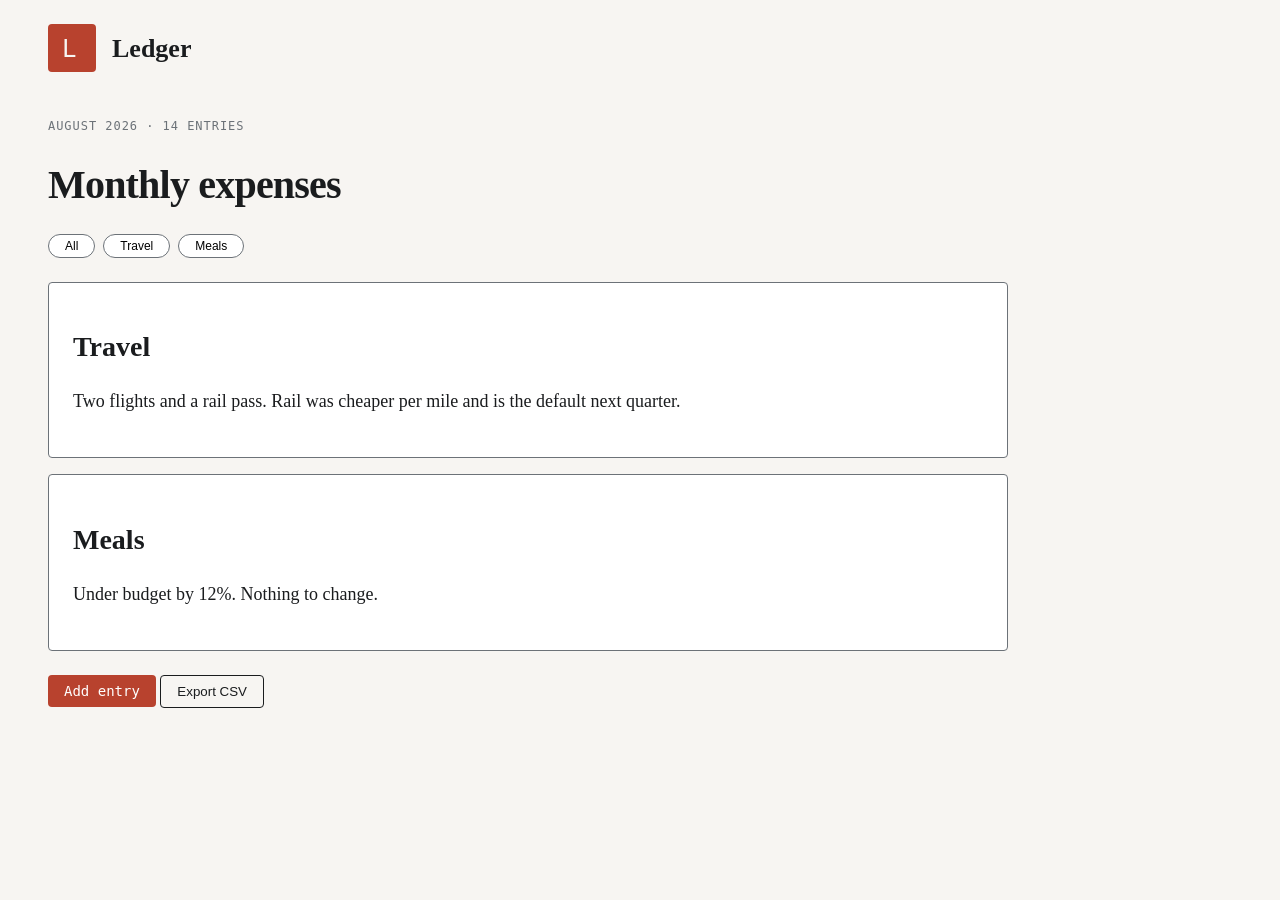
<file: .claude/fixtures/pull-design/fixture-a/index.html>
<!doctype html>
<html lang="en">
<head>
  <meta charset="utf-8">
  <title>Ledger</title>
  <link rel="stylesheet" href="styles.css">
</head>
<body>
  <header style="padding: var(--space-4) var(--space-6);">
    <img src="logo.svg" alt="Ledger" width="240" height="48">
  </header>
  <main style="padding: 0 var(--space-6) var(--space-6); max-width: 960px;">
    <p class="meta">August 2026 · 14 entries</p>
    <h1>Monthly expenses</h1>
    <div style="display: flex; gap: var(--space-2); margin-bottom: var(--space-4);">
      <button class="chip" data-filter="all">All</button>
      <button class="chip" data-filter="travel">Travel</button>
      <button class="chip" data-filter="meals">Meals</button>
    </div>
    <section class="card" style="margin-bottom: var(--space-3);">
      <h2>Travel</h2>
      <p>Two flights and a rail pass. Rail was cheaper per mile and is the default next quarter.</p>
    </section>
    <section class="card" style="margin-bottom: var(--space-4);">
      <h2>Meals</h2>
      <p>Under budget by 12%. Nothing to change.</p>
    </section>
    <button class="btn-primary">Add entry</button>
    <button class="btn-secondary">Export CSV</button>
  </main>
  <script src="src/app.js"></script>
</body>
</html>
</file>
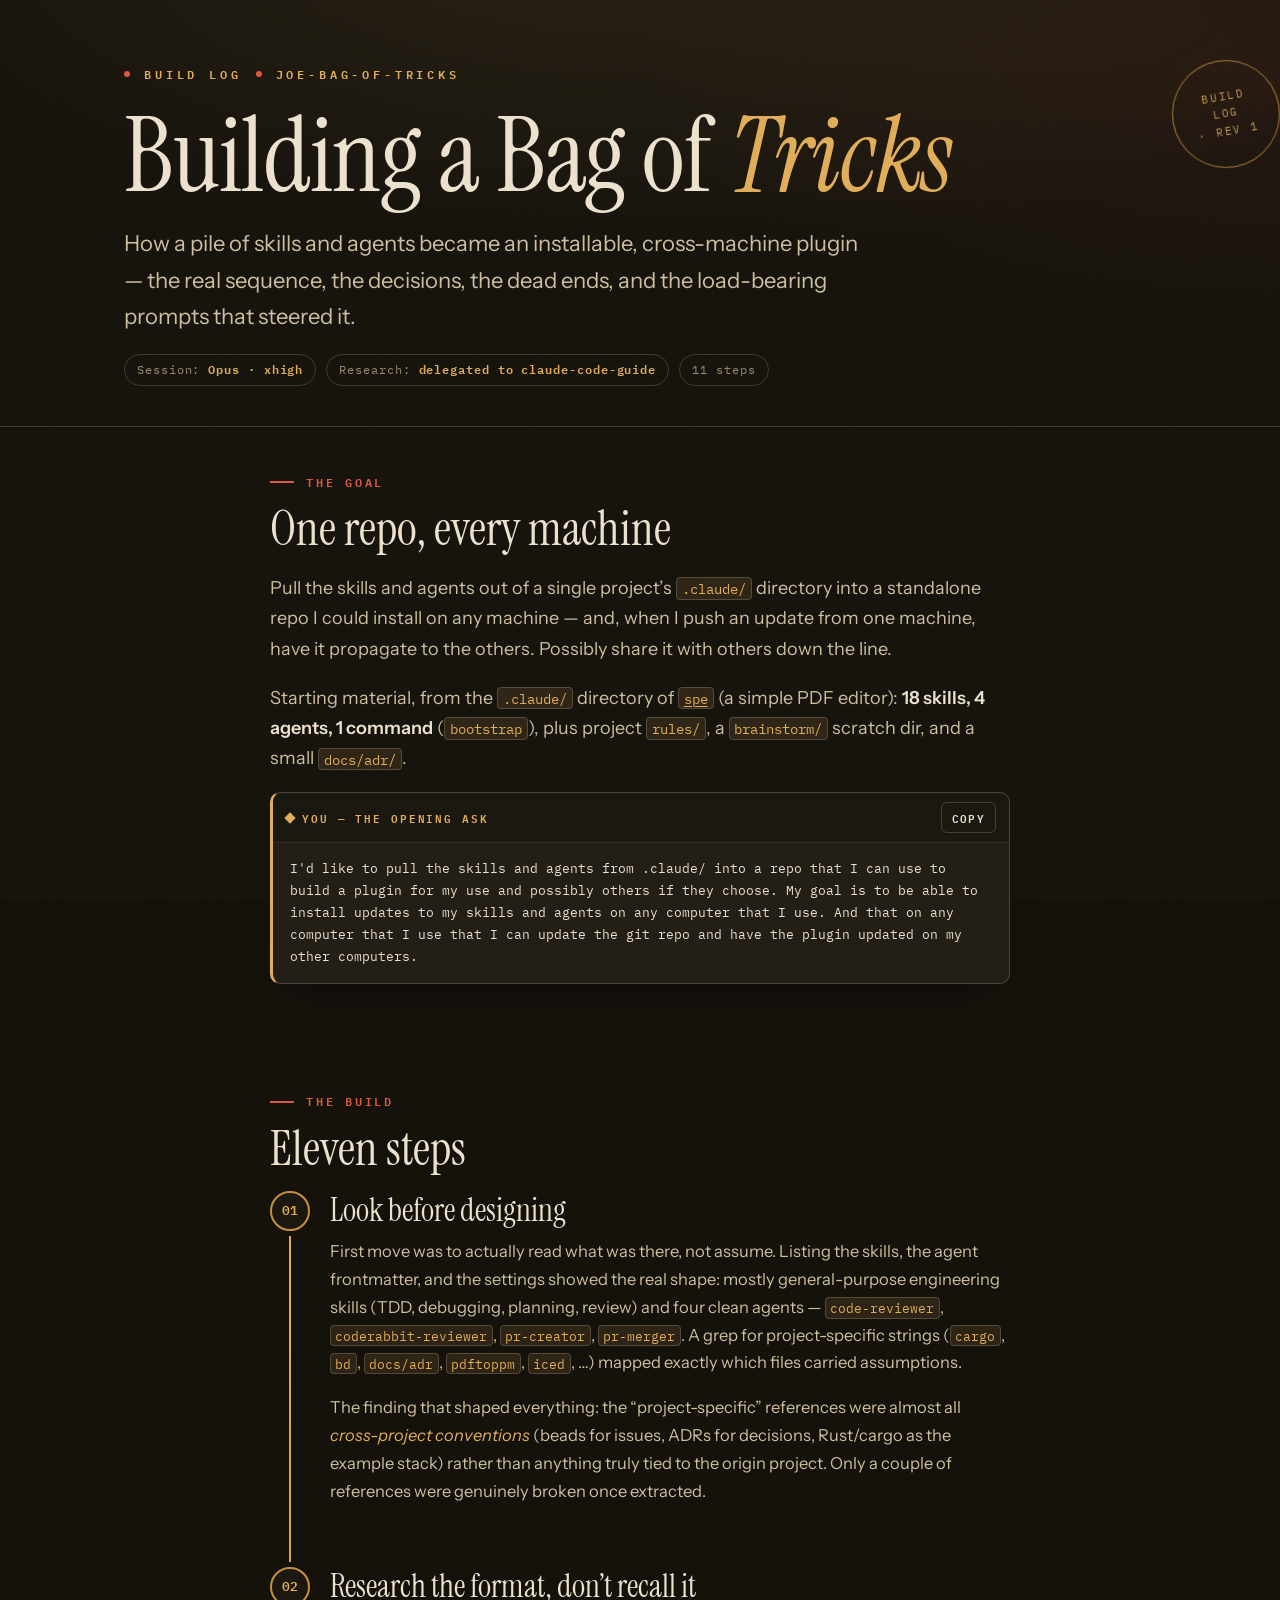
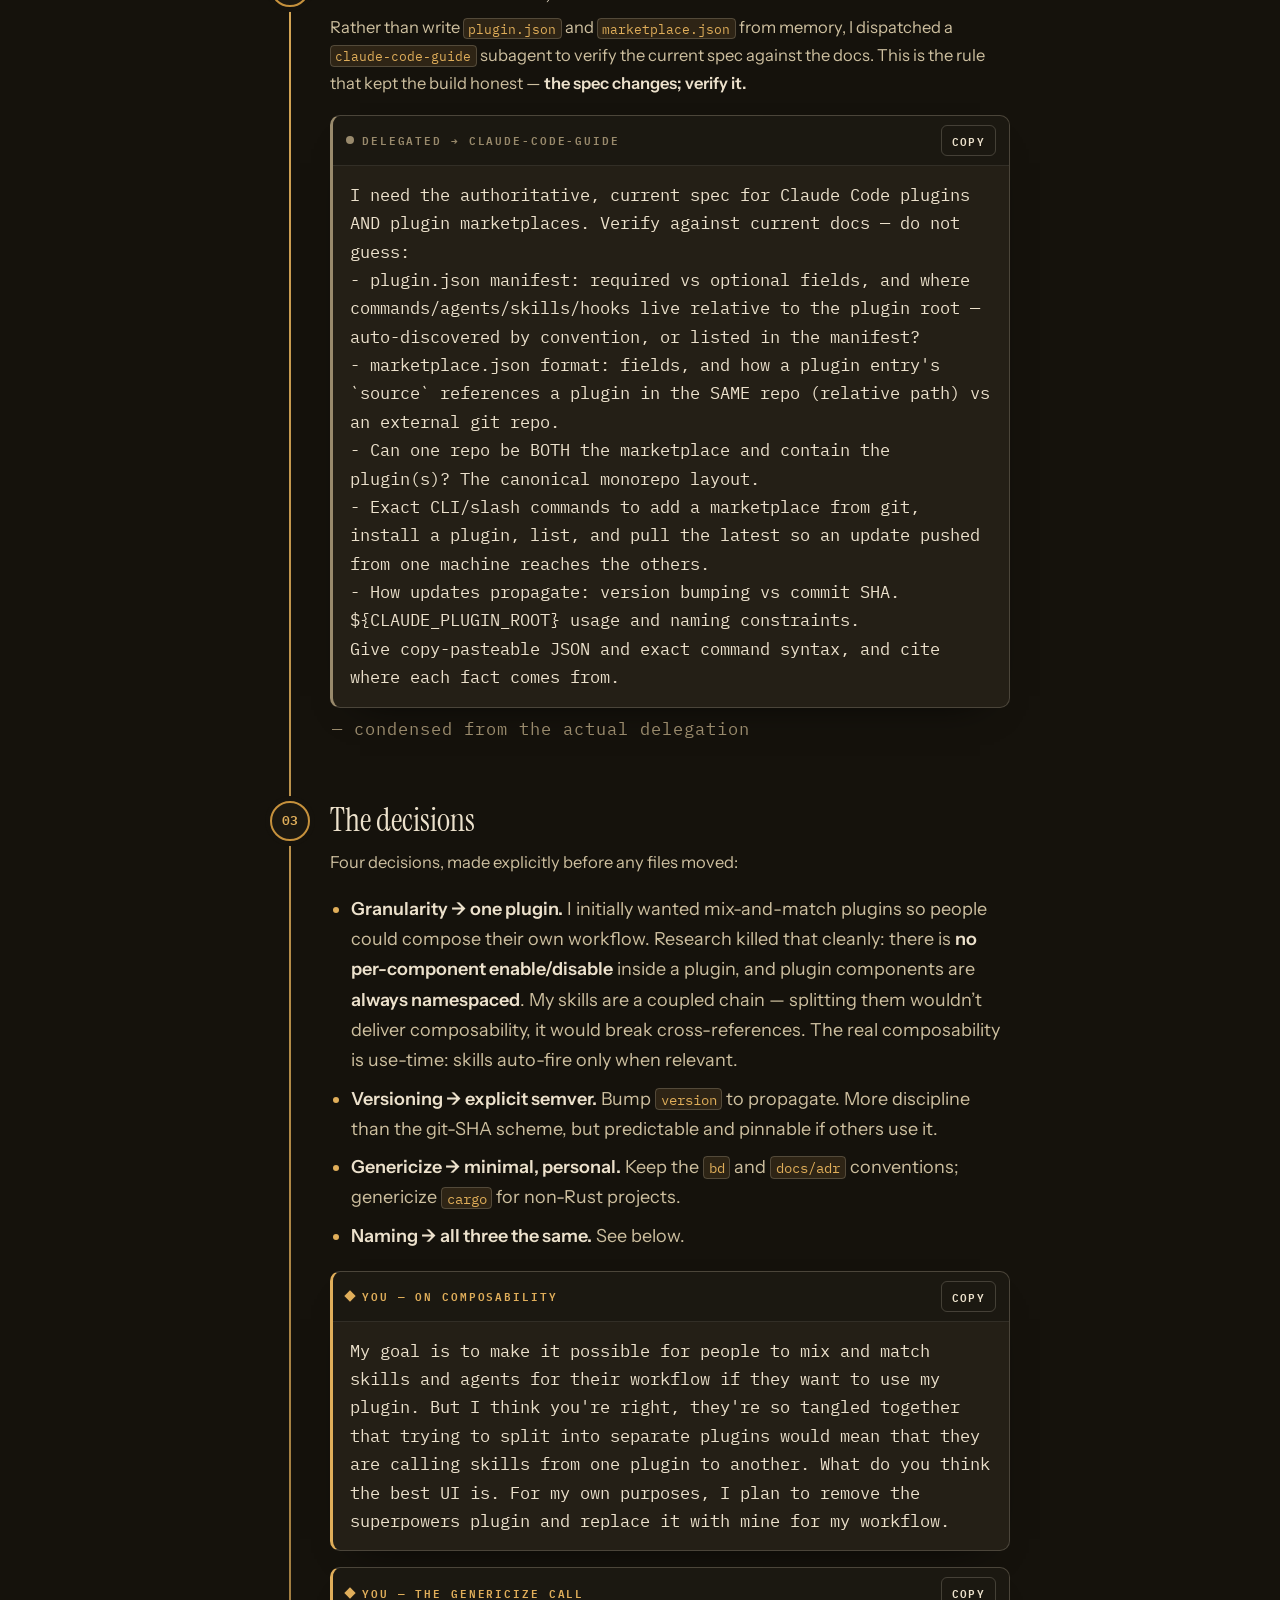
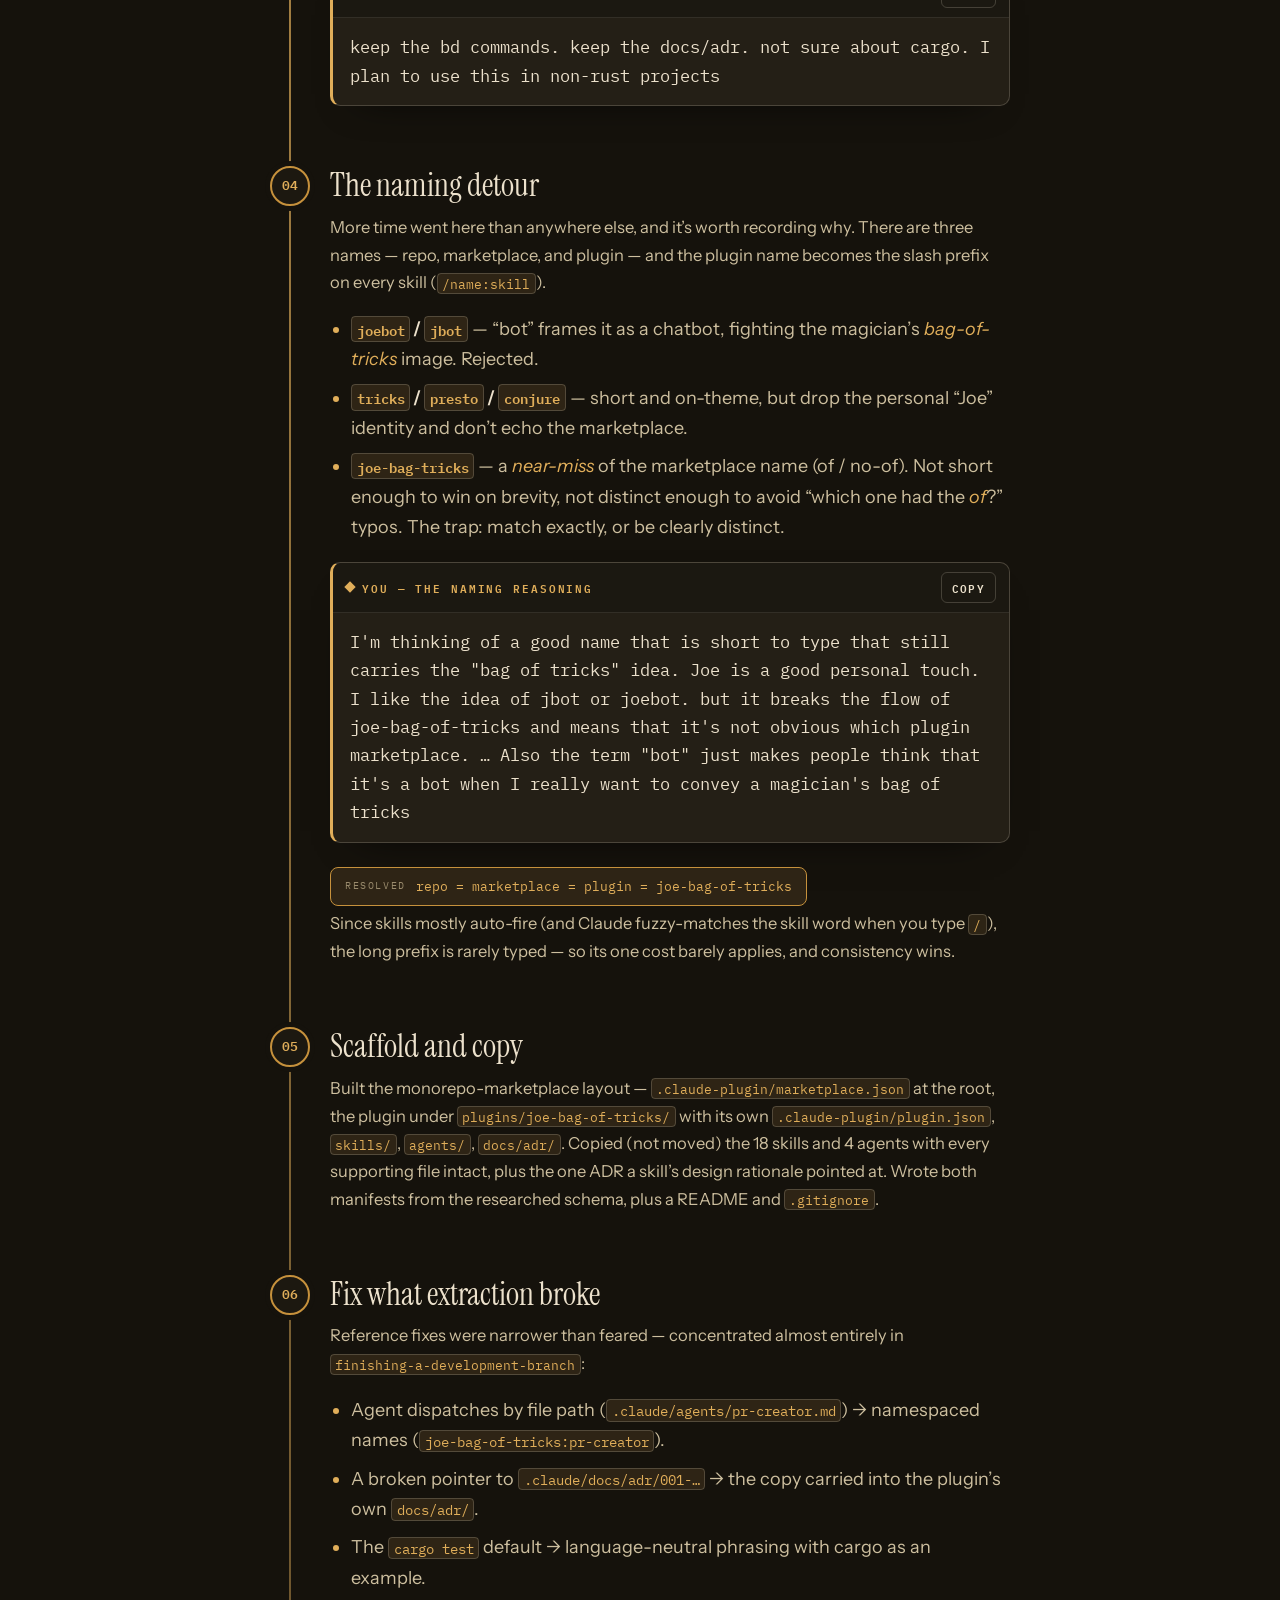
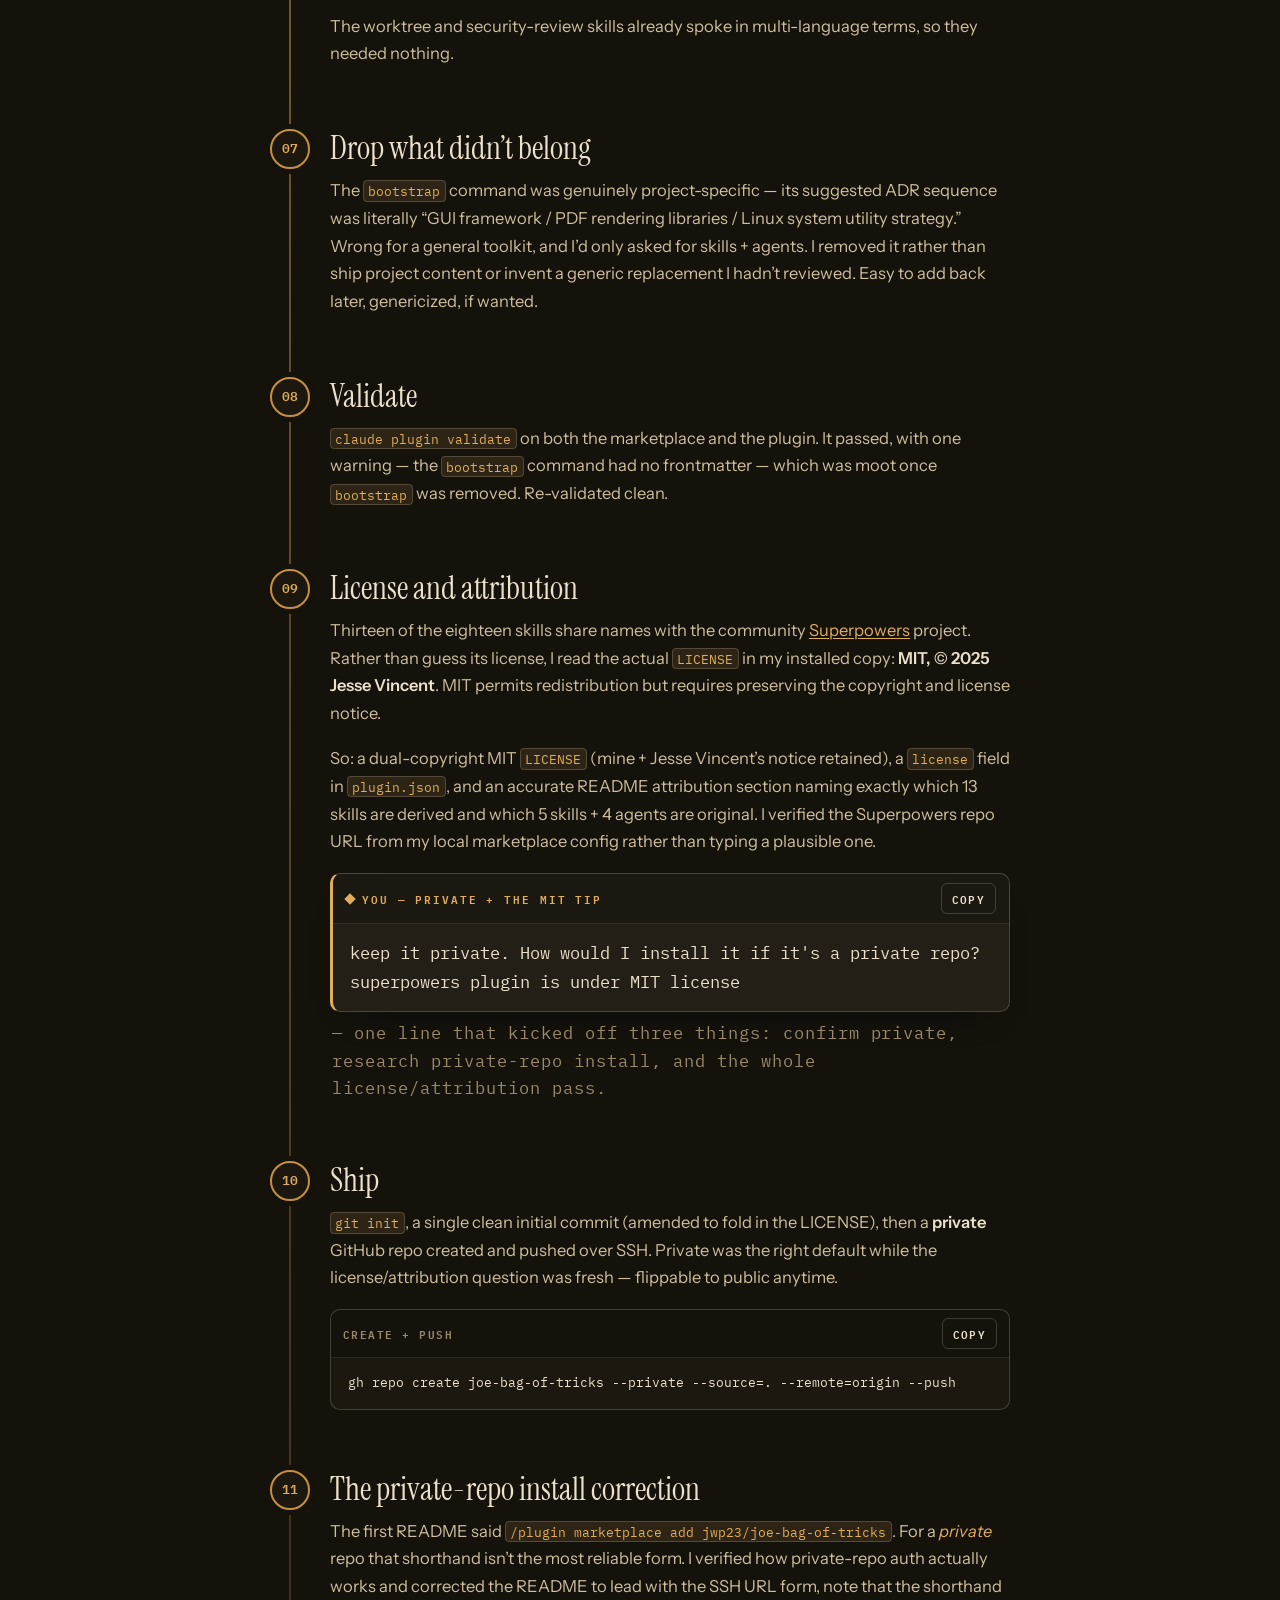
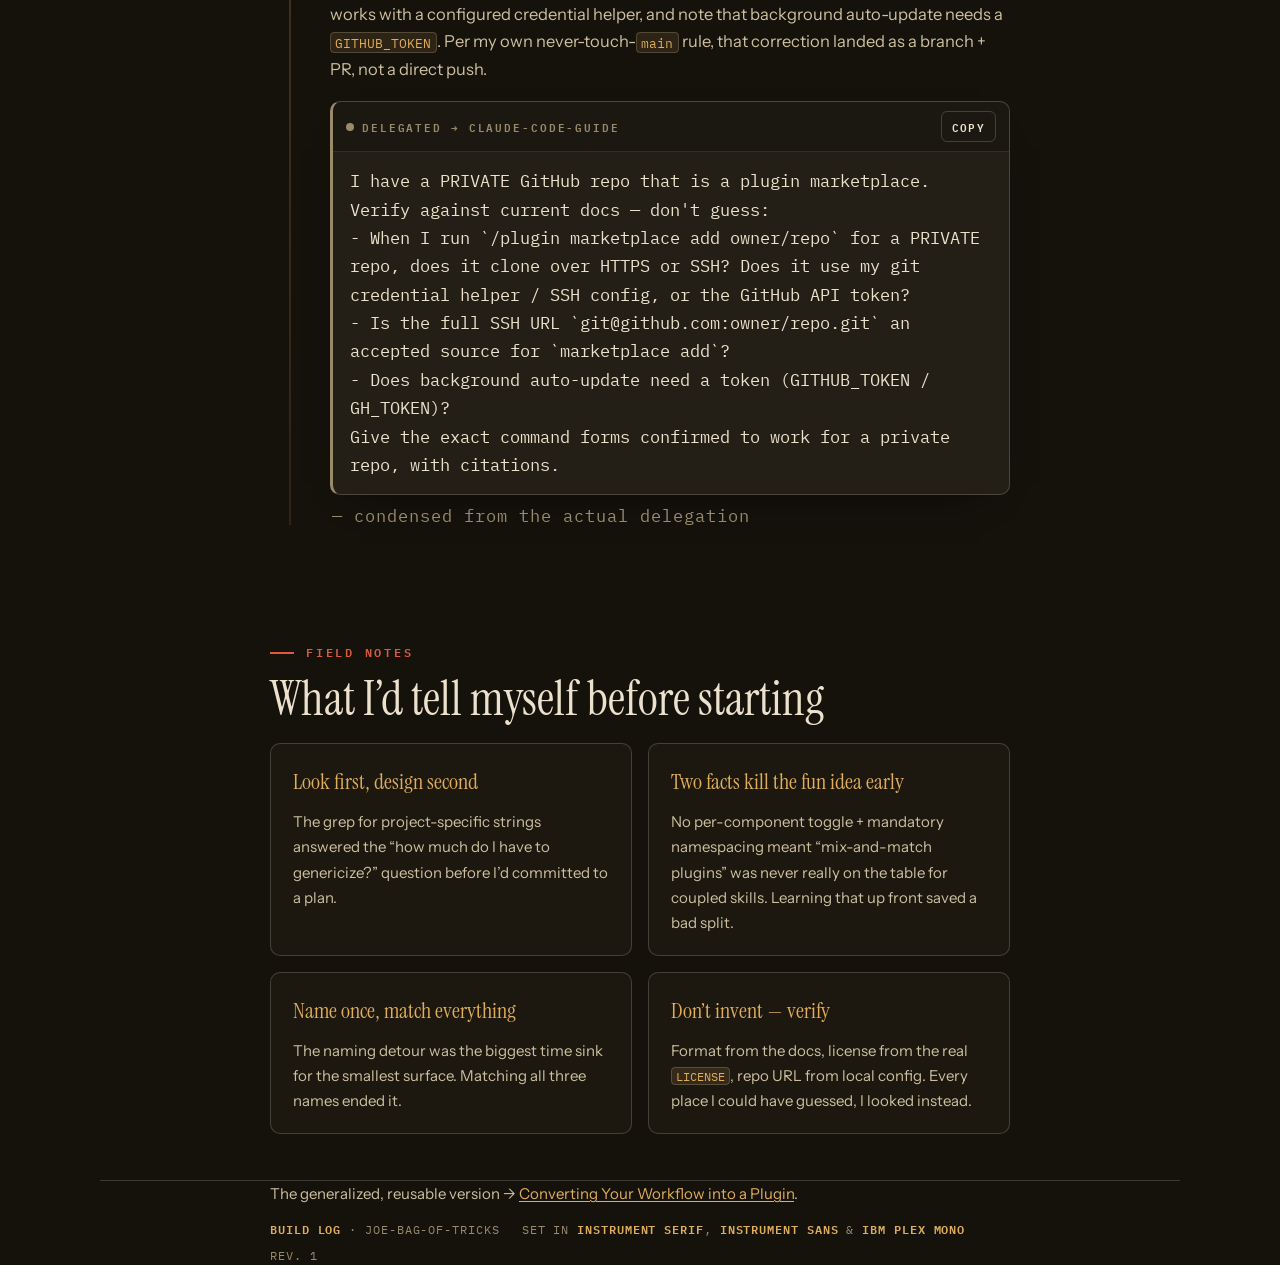
<file: docs/guides/building-joe-bag-of-tricks.html>
<!DOCTYPE html>
<html lang="en">
<head>
<meta charset="utf-8">
<meta name="viewport" content="width=device-width, initial-scale=1">
<title>Building joe-bag-of-tricks — The Build Log</title>
<link rel="icon" href="data:image/svg+xml,%3Csvg xmlns='http://www.w3.org/2000/svg' viewBox='0 0 100 100'%3E%3Ctext y='.9em' font-size='90'%3E%F0%9F%93%93%3C/text%3E%3C/svg%3E">
<link rel="preconnect" href="https://fonts.googleapis.com">
<link rel="preconnect" href="https://fonts.gstatic.com" crossorigin>
<link href="https://fonts.googleapis.com/css2?family=Instrument+Serif:ital@0;1&family=Instrument+Sans:wght@400;500;600&family=IBM+Plex+Mono:wght@400;500;600&display=swap" rel="stylesheet">
<style>
  :root{
    --bg:#15120C;
    --bg-2:#1C1810;
    --bg-3:#241F16;
    --ink:#ECE1CC;
    --ink-2:#CDBF9F;
    --muted:#998A6C;
    --brass:#E0AE5A;
    --brass-2:#C6913C;
    --verm:#DB5A3E;
    --line:rgba(236,225,204,.11);
    --line-2:rgba(236,225,204,.2);
    --maxw:1080px;
    --read:min(740px,100%);
  }
  *{box-sizing:border-box}
  html{scroll-behavior:smooth}
  body{margin:0;background:var(--bg);color:var(--ink-2);
    font-family:"Instrument Sans",system-ui,sans-serif;font-size:18px;line-height:1.68;
    -webkit-font-smoothing:antialiased;text-rendering:optimizeLegibility;overflow-x:hidden}
  body::before{content:"";position:fixed;inset:0;z-index:0;pointer-events:none;
    background-image:url("data:image/svg+xml,%3Csvg xmlns='http://www.w3.org/2000/svg' width='160' height='160'%3E%3Cfilter id='n'%3E%3CfeTurbulence type='fractalNoise' baseFrequency='.8' numOctaves='2' stitchTiles='stitch'/%3E%3C/filter%3E%3Crect width='100%25' height='100%25' filter='url(%23n)' opacity='.4'/%3E%3C/svg%3E");
    opacity:.045;mix-blend-mode:screen}
  body::after{content:"";position:fixed;inset:0;z-index:0;pointer-events:none;
    background:radial-gradient(120% 70% at 50% -10%, rgba(224,174,90,.10), transparent 55%),
               radial-gradient(100% 60% at 100% 8%, rgba(219,90,62,.08), transparent 50%)}
  .wrap{position:relative;z-index:1}
  a{color:var(--brass);text-decoration-thickness:1px;text-underline-offset:2px}
  a:hover{color:var(--verm)}

  .progress{position:fixed;top:0;left:0;height:3px;width:100%;z-index:60;
    background:linear-gradient(90deg,var(--verm),var(--brass));transform:scaleX(0);transform-origin:0 50%}

  code,kbd,samp{font-family:"IBM Plex Mono",ui-monospace,monospace}
  p code,li code,.note code,.lead code,.field-note code{font-size:.8em;background:rgba(224,174,90,.12);
    border:1px solid var(--line-2);border-radius:4px;padding:.05em .34em;color:var(--brass);white-space:nowrap}

  .shell{max-width:var(--maxw);margin:0 auto;padding:0 24px}
  .column{max-width:var(--read);margin:0 auto}

  /* masthead */
  header.mast{padding:64px 0 40px;position:relative;border-bottom:1px solid var(--line-2)}
  .kicker{font-family:"IBM Plex Mono",monospace;font-weight:600;font-size:12px;letter-spacing:.32em;
    text-transform:uppercase;color:var(--brass);display:flex;gap:14px;align-items:center;flex-wrap:wrap}
  .kicker .dot{width:6px;height:6px;background:var(--verm);border-radius:50%;display:inline-block}
  h1.title{font-family:"Instrument Serif",Georgia,serif;font-weight:400;line-height:.98;
    font-size:clamp(48px,10vw,104px);letter-spacing:-.01em;margin:.2em 0 .18em;color:var(--ink)}
  h1.title em{font-style:italic;color:var(--brass)}
  .dek{font-size:clamp(18px,2.4vw,22px);max-width:50ch;color:var(--ink-2);margin:0 0 18px}
  .meta-strip{display:flex;flex-wrap:wrap;gap:8px 10px;margin-top:6px}
  .tagpill{font-family:"IBM Plex Mono",monospace;font-size:11.5px;letter-spacing:.08em;
    border:1px solid var(--line-2);border-radius:999px;padding:5px 12px;color:var(--muted)}
  .tagpill b{color:var(--brass);font-weight:600}
  .stamp{position:absolute;top:60px;right:0;font-family:"IBM Plex Mono",monospace;font-size:11px;
    letter-spacing:.16em;text-transform:uppercase;color:var(--brass);border:1.5px solid var(--brass-2);
    border-radius:50%;width:108px;height:108px;display:grid;place-content:center;text-align:center;
    transform:rotate(-10deg);opacity:.85;line-height:1.55;padding:8px}
  @media(max-width:760px){.stamp{display:none}}

  .sec{padding:46px 0}
  .sec-tag{font-family:"IBM Plex Mono",monospace;font-weight:600;font-size:11.5px;letter-spacing:.24em;
    text-transform:uppercase;color:var(--verm);display:flex;align-items:center;gap:12px;margin-bottom:12px}
  .sec-tag::before{content:"";width:24px;height:2px;background:var(--verm)}
  h2{font-family:"Instrument Serif",Georgia,serif;font-weight:400;font-size:clamp(32px,5vw,48px);
    line-height:1.04;color:var(--ink);margin:0 0 .4em}
  p{margin:0 0 1.05em}
  strong{color:var(--ink);font-weight:600}
  em{color:var(--brass);font-style:italic}
  .lead{font-size:17px;color:var(--ink-2)}
  ul.plain{padding-left:1.15em;margin:.5em 0 1.1em}
  ul.plain li{margin:.45em 0}
  ul.plain li::marker{color:var(--brass)}

  /* prompt card */
  .prompt{background:var(--bg-3);border:1px solid var(--line-2);border-left:3px solid var(--brass);
    border-radius:10px;margin:16px 0;overflow:hidden;box-shadow:0 18px 40px -30px #000}
  .prompt.del{border-left-color:var(--muted)}
  .prompt-top{display:flex;align-items:center;justify-content:space-between;gap:12px;
    padding:9px 13px;background:rgba(0,0,0,.24);border-bottom:1px solid var(--line)}
  .who{font-family:"IBM Plex Mono",monospace;font-size:10.5px;font-weight:600;letter-spacing:.18em;
    text-transform:uppercase;display:flex;align-items:center;gap:8px}
  .who .sq{width:8px;height:8px;display:inline-block;transform:rotate(45deg)}
  .who.you{color:var(--brass)} .who.you .sq{background:var(--brass)}
  .who.del{color:var(--muted)} .who.del .sq{background:var(--muted);transform:none;border-radius:50%}
  .prompt-body{font-family:"IBM Plex Mono",monospace;font-size:12.8px;line-height:1.72;color:var(--ink);
    margin:0;padding:15px 17px;white-space:pre-wrap;overflow-x:auto}
  .prompt-cap{font-family:"IBM Plex Mono",monospace;font-size:10.5px;letter-spacing:.06em;color:var(--muted);
    margin:-8px 0 14px;padding-left:2px}
  .copy{font-family:"IBM Plex Mono",monospace;font-size:10.5px;font-weight:600;letter-spacing:.12em;
    text-transform:uppercase;cursor:pointer;color:var(--ink);background:transparent;border:1px solid var(--line-2);
    border-radius:6px;padding:5px 10px;white-space:nowrap;transition:background .15s,color .15s,border-color .15s}
  .copy:hover{background:var(--brass);color:#1a140a;border-color:var(--brass)}
  .copy.done{background:#6f9a5a;border-color:#6f9a5a;color:#12100a}

  /* answer chip */
  .answer{display:inline-flex;align-items:center;gap:10px;margin:8px 0 4px;padding:8px 14px;
    background:rgba(224,174,90,.12);border:1px solid var(--brass-2);border-radius:8px;
    font-family:"IBM Plex Mono",monospace;font-size:13px;color:var(--brass)}
  .answer .lab{font-size:10px;letter-spacing:.16em;text-transform:uppercase;color:var(--muted)}

  /* code panel */
  figure.code{margin:16px 0;border:1px solid var(--line-2);border-radius:10px;overflow:hidden;background:var(--bg-2)}
  figure.code figcaption{display:flex;align-items:center;justify-content:space-between;gap:12px;padding:8px 12px;
    background:rgba(0,0,0,.24);border-bottom:1px solid var(--line);font-family:"IBM Plex Mono",monospace;
    font-size:10.5px;letter-spacing:.14em;text-transform:uppercase;color:var(--muted);font-weight:600}
  figure.code pre{margin:0;padding:15px 17px;overflow-x:auto;font-family:"IBM Plex Mono",monospace;
    font-size:12.8px;line-height:1.6;color:var(--ink)}
  figure.code pre .c{color:var(--muted)} figure.code pre .fl{color:var(--brass)}

  /* timeline */
  .timeline{position:relative;margin-top:6px}
  .timeline::before{content:"";position:absolute;left:19px;top:6px;bottom:26px;width:2px;
    background:linear-gradient(var(--brass),rgba(224,174,90,.12))}
  .step{position:relative;padding:0 0 42px 60px}
  .step:last-child{padding-bottom:6px}
  .node{position:absolute;left:0;top:-2px;width:40px;height:40px;border-radius:50%;background:var(--bg-2);
    border:2px solid var(--brass-2);color:var(--brass);display:grid;place-content:center;
    font-family:"IBM Plex Mono",monospace;font-weight:600;font-size:13px;z-index:1;
    box-shadow:0 0 0 5px var(--bg)}
  .step.reveal.in .node{animation:pop .5s ease}
  @keyframes pop{0%{transform:scale(.6);opacity:0}100%{transform:scale(1);opacity:1}}
  .step h3{font-family:"Instrument Serif",Georgia,serif;font-weight:400;font-size:clamp(24px,3.6vw,32px);
    line-height:1.08;color:var(--ink);margin:4px 0 .35em}
  .step p{font-size:16.5px}
  @media(max-width:520px){.step{padding-left:52px}.node{width:36px;height:36px}}

  /* field notes (closing) */
  .notes{display:grid;grid-template-columns:1fr 1fr;gap:16px;margin-top:8px}
  @media(max-width:640px){.notes{grid-template-columns:1fr}}
  .field-note{background:var(--bg-2);border:1px solid var(--line-2);border-radius:10px;padding:20px 22px}
  .field-note h4{font-family:"Instrument Serif",Georgia,serif;font-weight:400;font-size:22px;color:var(--brass);
    margin:0 0 .35em}
  .field-note p{font-size:15px;margin:0;color:var(--ink-2)}

  footer{border-top:1px solid var(--line-2);margin-top:36px;padding:32px 0 60px}
  .colophon{font-family:"IBM Plex Mono",monospace;font-size:11.5px;letter-spacing:.08em;text-transform:uppercase;
    color:var(--muted);display:flex;flex-wrap:wrap;gap:6px 22px}
  .colophon b{color:var(--brass);font-weight:600}
  .backlink{margin-bottom:14px;font-size:15px}

  .reveal{opacity:0;transform:translateY(16px);transition:opacity .7s ease,transform .7s ease}
  .reveal.in{opacity:1;transform:none}
  @media(prefers-reduced-motion:reduce){.reveal{opacity:1;transform:none;transition:none}.step.reveal.in .node{animation:none}html{scroll-behavior:auto}}
</style>
</head>
<body>
<div class="progress" aria-hidden="true"></div>
<div class="wrap">

<header class="mast">
  <div class="shell">
    <div class="stamp">Build<br>Log<br>· Rev 1</div>
    <div class="kicker"><span class="dot"></span>Build Log<span class="dot"></span>joe-bag-of-tricks</div>
    <h1 class="title">Building a Bag of <em>Tricks</em></h1>
    <p class="dek">How a pile of skills and agents became an installable, cross-machine plugin — the real sequence, the decisions, the dead ends, and the load-bearing prompts that steered it.</p>
    <div class="meta-strip">
      <span class="tagpill">Session: <b>Opus · xhigh</b></span>
      <span class="tagpill">Research: <b>delegated to claude-code-guide</b></span>
      <span class="tagpill">11 steps</span>
    </div>
  </div>
</header>

<main class="shell">

<!-- THE GOAL -->
<section class="sec column">
  <div class="sec-tag">The goal</div>
  <h2>One repo, every machine</h2>
  <p>Pull the skills and agents out of a single project’s <code>.claude/</code> directory into a standalone repo I could install on any machine — and, when I push an update from one machine, have it propagate to the others. Possibly share it with others down the line.</p>
  <p>Starting material, from the <code>.claude/</code> directory of <a href="https://github.com/jwp23/spe"><code>spe</code></a> (a simple PDF editor): <strong>18 skills, 4 agents, 1 command</strong> (<code>bootstrap</code>), plus project <code>rules/</code>, a <code>brainstorm/</code> scratch dir, and a small <code>docs/adr/</code>.</p>
  <div class="prompt reveal" data-copy>
    <div class="prompt-top"><span class="who you"><span class="sq"></span>You — the opening ask</span><button class="copy" type="button">Copy</button></div>
    <p class="prompt-body copysrc">I'd like to pull the skills and agents from .claude/ into a repo that I can use to build a plugin for my use and possibly others if they choose. My goal is to be able to install updates to my skills and agents on any computer that I use. And that on any computer that I use that I can update the git repo and have the plugin updated on my other computers.</p>
  </div>
</section>

<!-- TIMELINE -->
<section class="sec column">
  <div class="sec-tag">The build</div>
  <h2>Eleven steps</h2>
  <div class="timeline">

    <!-- 1 -->
    <div class="step reveal">
      <div class="node">01</div>
      <h3>Look before designing</h3>
      <p>First move was to actually read what was there, not assume. Listing the skills, the agent frontmatter, and the settings showed the real shape: mostly general-purpose engineering skills (TDD, debugging, planning, review) and four clean agents — <code>code-reviewer</code>, <code>coderabbit-reviewer</code>, <code>pr-creator</code>, <code>pr-merger</code>. A grep for project-specific strings (<code>cargo</code>, <code>bd</code>, <code>docs/adr</code>, <code>pdftoppm</code>, <code>iced</code>, …) mapped exactly which files carried assumptions.</p>
      <p>The finding that shaped everything: the “project-specific” references were almost all <em>cross-project conventions</em> (beads for issues, ADRs for decisions, Rust/cargo as the example stack) rather than anything truly tied to the origin project. Only a couple of references were genuinely broken once extracted.</p>
    </div>

    <!-- 2 -->
    <div class="step reveal">
      <div class="node">02</div>
      <h3>Research the format, don’t recall it</h3>
      <p>Rather than write <code>plugin.json</code> and <code>marketplace.json</code> from memory, I dispatched a <code>claude-code-guide</code> subagent to verify the current spec against the docs. This is the rule that kept the build honest — <strong>the spec changes; verify it.</strong></p>
      <div class="prompt del" data-copy>
        <div class="prompt-top"><span class="who del"><span class="sq"></span>Delegated → claude-code-guide</span><button class="copy" type="button">Copy</button></div>
        <p class="prompt-body copysrc">I need the authoritative, current spec for Claude Code plugins AND plugin marketplaces. Verify against current docs — do not guess:
- plugin.json manifest: required vs optional fields, and where commands/agents/skills/hooks live relative to the plugin root — auto-discovered by convention, or listed in the manifest?
- marketplace.json format: fields, and how a plugin entry's `source` references a plugin in the SAME repo (relative path) vs an external git repo.
- Can one repo be BOTH the marketplace and contain the plugin(s)? The canonical monorepo layout.
- Exact CLI/slash commands to add a marketplace from git, install a plugin, list, and pull the latest so an update pushed from one machine reaches the others.
- How updates propagate: version bumping vs commit SHA. ${CLAUDE_PLUGIN_ROOT} usage and naming constraints.
Give copy-pasteable JSON and exact command syntax, and cite where each fact comes from.</p>
      </div>
      <p class="prompt-cap">— condensed from the actual delegation</p>
    </div>

    <!-- 3 -->
    <div class="step reveal">
      <div class="node">03</div>
      <h3>The decisions</h3>
      <p>Four decisions, made explicitly before any files moved:</p>
      <ul class="plain">
        <li><strong>Granularity → one plugin.</strong> I initially wanted mix-and-match plugins so people could compose their own workflow. Research killed that cleanly: there is <strong>no per-component enable/disable</strong> inside a plugin, and plugin components are <strong>always namespaced</strong>. My skills are a coupled chain — splitting them wouldn’t deliver composability, it would break cross-references. The real composability is use-time: skills auto-fire only when relevant.</li>
        <li><strong>Versioning → explicit semver.</strong> Bump <code>version</code> to propagate. More discipline than the git-SHA scheme, but predictable and pinnable if others use it.</li>
        <li><strong>Genericize → minimal, personal.</strong> Keep the <code>bd</code> and <code>docs/adr</code> conventions; genericize <code>cargo</code> for non-Rust projects.</li>
        <li><strong>Naming → all three the same.</strong> See below.</li>
      </ul>
      <div class="prompt" data-copy>
        <div class="prompt-top"><span class="who you"><span class="sq"></span>You — on composability</span><button class="copy" type="button">Copy</button></div>
        <p class="prompt-body copysrc">My goal is to make it possible for people to mix and match skills and agents for their workflow if they want to use my plugin. But I think you're right, they're so tangled together that trying to split into separate plugins would mean that they are calling skills from one plugin to another. What do you think the best UI is. For my own purposes, I plan to remove the superpowers plugin and replace it with mine for my workflow.</p>
      </div>
      <div class="prompt" data-copy>
        <div class="prompt-top"><span class="who you"><span class="sq"></span>You — the genericize call</span><button class="copy" type="button">Copy</button></div>
        <p class="prompt-body copysrc">keep the bd commands. keep the docs/adr. not sure about cargo. I plan to use this in non-rust projects</p>
      </div>
    </div>

    <!-- 4 -->
    <div class="step reveal">
      <div class="node">04</div>
      <h3>The naming detour</h3>
      <p>More time went here than anywhere else, and it’s worth recording why. There are three names — repo, marketplace, and plugin — and the plugin name becomes the slash prefix on every skill (<code>/name:skill</code>).</p>
      <ul class="plain">
        <li><strong><code>joebot</code> / <code>jbot</code></strong> — “bot” frames it as a chatbot, fighting the magician’s <em>bag-of-tricks</em> image. Rejected.</li>
        <li><strong><code>tricks</code> / <code>presto</code> / <code>conjure</code></strong> — short and on-theme, but drop the personal “Joe” identity and don’t echo the marketplace.</li>
        <li><strong><code>joe-bag-tricks</code></strong> — a <em>near-miss</em> of the marketplace name (of / no-of). Not short enough to win on brevity, not distinct enough to avoid “which one had the <em>of</em>?” typos. The trap: match exactly, or be clearly distinct.</li>
      </ul>
      <div class="prompt" data-copy>
        <div class="prompt-top"><span class="who you"><span class="sq"></span>You — the naming reasoning</span><button class="copy" type="button">Copy</button></div>
        <p class="prompt-body copysrc">I'm thinking of a good name that is short to type that still carries the "bag of tricks" idea. Joe is a good personal touch. I like the idea of jbot or joebot. but it breaks the flow of joe-bag-of-tricks and means that it's not obvious which plugin marketplace. … Also the term "bot" just makes people think that it's a bot when I really want to convey a magician's bag of tricks</p>
      </div>
      <div class="answer"><span class="lab">Resolved</span> repo = marketplace = plugin = joe-bag-of-tricks</div>
      <p>Since skills mostly auto-fire (and Claude fuzzy-matches the skill word when you type <code>/</code>), the long prefix is rarely typed — so its one cost barely applies, and consistency wins.</p>
    </div>

    <!-- 5 -->
    <div class="step reveal">
      <div class="node">05</div>
      <h3>Scaffold and copy</h3>
      <p>Built the monorepo-marketplace layout — <code>.claude-plugin/marketplace.json</code> at the root, the plugin under <code>plugins/joe-bag-of-tricks/</code> with its own <code>.claude-plugin/plugin.json</code>, <code>skills/</code>, <code>agents/</code>, <code>docs/adr/</code>. Copied (not moved) the 18 skills and 4 agents with every supporting file intact, plus the one ADR a skill’s design rationale pointed at. Wrote both manifests from the researched schema, plus a README and <code>.gitignore</code>.</p>
    </div>

    <!-- 6 -->
    <div class="step reveal">
      <div class="node">06</div>
      <h3>Fix what extraction broke</h3>
      <p>Reference fixes were narrower than feared — concentrated almost entirely in <code>finishing-a-development-branch</code>:</p>
      <ul class="plain">
        <li>Agent dispatches by file path (<code>.claude/agents/pr-creator.md</code>) → namespaced names (<code>joe-bag-of-tricks:pr-creator</code>).</li>
        <li>A broken pointer to <code>.claude/docs/adr/001-…</code> → the copy carried into the plugin’s own <code>docs/adr/</code>.</li>
        <li>The <code>cargo test</code> default → language-neutral phrasing with cargo as an example.</li>
      </ul>
      <p>The worktree and security-review skills already spoke in multi-language terms, so they needed nothing.</p>
    </div>

    <!-- 7 -->
    <div class="step reveal">
      <div class="node">07</div>
      <h3>Drop what didn’t belong</h3>
      <p>The <code>bootstrap</code> command was genuinely project-specific — its suggested ADR sequence was literally “GUI framework / PDF rendering libraries / Linux system utility strategy.” Wrong for a general toolkit, and I’d only asked for skills + agents. I removed it rather than ship project content or invent a generic replacement I hadn’t reviewed. Easy to add back later, genericized, if wanted.</p>
    </div>

    <!-- 8 -->
    <div class="step reveal">
      <div class="node">08</div>
      <h3>Validate</h3>
      <p><code>claude plugin validate</code> on both the marketplace and the plugin. It passed, with one warning — the <code>bootstrap</code> command had no frontmatter — which was moot once <code>bootstrap</code> was removed. Re-validated clean.</p>
    </div>

    <!-- 9 -->
    <div class="step reveal">
      <div class="node">09</div>
      <h3>License and attribution</h3>
      <p>Thirteen of the eighteen skills share names with the community <a href="https://github.com/obra/superpowers">Superpowers</a> project. Rather than guess its license, I read the actual <code>LICENSE</code> in my installed copy: <strong>MIT, © 2025 Jesse Vincent</strong>. MIT permits redistribution but requires preserving the copyright and license notice.</p>
      <p>So: a dual-copyright MIT <code>LICENSE</code> (mine + Jesse Vincent’s notice retained), a <code>license</code> field in <code>plugin.json</code>, and an accurate README attribution section naming exactly which 13 skills are derived and which 5 skills + 4 agents are original. I verified the Superpowers repo URL from my local marketplace config rather than typing a plausible one.</p>
      <div class="prompt" data-copy>
        <div class="prompt-top"><span class="who you"><span class="sq"></span>You — private + the MIT tip</span><button class="copy" type="button">Copy</button></div>
        <p class="prompt-body copysrc">keep it private. How would I install it if it's a private repo? superpowers plugin is under MIT license</p>
      </div>
      <p class="prompt-cap">— one line that kicked off three things: confirm private, research private-repo install, and the whole license/attribution pass.</p>
    </div>

    <!-- 10 -->
    <div class="step reveal">
      <div class="node">10</div>
      <h3>Ship</h3>
      <p><code>git init</code>, a single clean initial commit (amended to fold in the LICENSE), then a <strong>private</strong> GitHub repo created and pushed over SSH. Private was the right default while the license/attribution question was fresh — flippable to public anytime.</p>
      <figure class="code" data-copy>
        <figcaption>create + push<button class="copy" type="button">Copy</button></figcaption>
        <pre class="copysrc">gh repo create joe-bag-of-tricks --private --source=. --remote=origin --push</pre>
      </figure>
    </div>

    <!-- 11 -->
    <div class="step reveal">
      <div class="node">11</div>
      <h3>The private-repo install correction</h3>
      <p>The first README said <code>/plugin marketplace add jwp23/joe-bag-of-tricks</code>. For a <em>private</em> repo that shorthand isn’t the most reliable form. I verified how private-repo auth actually works and corrected the README to lead with the SSH URL form, note that the shorthand works with a configured credential helper, and note that background auto-update needs a <code>GITHUB_TOKEN</code>. Per my own never-touch-<code>main</code> rule, that correction landed as a branch + PR, not a direct push.</p>
      <div class="prompt del" data-copy>
        <div class="prompt-top"><span class="who del"><span class="sq"></span>Delegated → claude-code-guide</span><button class="copy" type="button">Copy</button></div>
        <p class="prompt-body copysrc">I have a PRIVATE GitHub repo that is a plugin marketplace. Verify against current docs — don't guess:
- When I run `/plugin marketplace add owner/repo` for a PRIVATE repo, does it clone over HTTPS or SSH? Does it use my git credential helper / SSH config, or the GitHub API token?
- Is the full SSH URL `git@github.com:owner/repo.git` an accepted source for `marketplace add`?
- Does background auto-update need a token (GITHUB_TOKEN / GH_TOKEN)?
Give the exact command forms confirmed to work for a private repo, with citations.</p>
      </div>
      <p class="prompt-cap">— condensed from the actual delegation</p>
    </div>

  </div>
</section>

<!-- FIELD NOTES -->
<section class="sec column">
  <div class="sec-tag">Field notes</div>
  <h2>What I’d tell myself before starting</h2>
  <div class="notes reveal">
    <div class="field-note"><h4>Look first, design second</h4><p>The grep for project-specific strings answered the “how much do I have to genericize?” question before I’d committed to a plan.</p></div>
    <div class="field-note"><h4>Two facts kill the fun idea early</h4><p>No per-component toggle + mandatory namespacing meant “mix-and-match plugins” was never really on the table for coupled skills. Learning that up front saved a bad split.</p></div>
    <div class="field-note"><h4>Name once, match everything</h4><p>The naming detour was the biggest time sink for the smallest surface. Matching all three names ended it.</p></div>
    <div class="field-note"><h4>Don’t invent — verify</h4><p>Format from the docs, license from the real <code>LICENSE</code>, repo URL from local config. Every place I could have guessed, I looked instead.</p></div>
  </div>
</section>

</main>

<footer class="shell">
  <div class="column">
    <p class="backlink">The generalized, reusable version → <a href="converting-your-workflow-to-a-plugin.html">Converting Your Workflow into a Plugin</a>.</p>
    <div class="colophon">
      <span><b>Build Log</b> · joe-bag-of-tricks</span>
      <span>Set in <b>Instrument Serif</b>, <b>Instrument Sans</b> &amp; <b>IBM Plex Mono</b></span>
      <span>Rev. 1</span>
    </div>
  </div>
</footer>

</div><!-- /wrap -->

<script>
(function(){
  document.querySelectorAll('.copy').forEach(function(btn){
    btn.addEventListener('click', function(){
      var wrap = btn.closest('[data-copy]'); if(!wrap) return;
      var src = wrap.querySelector('.copysrc'); if(!src) return;
      var text = src.innerText.replace(/ /g,' ').replace(/[ \t]+\n/g,'\n').trim();
      var done = function(){ var o=btn.textContent; btn.textContent='Copied ✓'; btn.classList.add('done');
        setTimeout(function(){ btn.textContent=o; btn.classList.remove('done'); },1400); };
      if(navigator.clipboard && navigator.clipboard.writeText){
        navigator.clipboard.writeText(text).then(done).catch(function(){ fallback(text); done(); });
      } else { fallback(text); done(); }
    });
  });
  function fallback(text){ var t=document.createElement('textarea'); t.value=text; t.setAttribute('readonly','');
    t.style.position='absolute'; t.style.left='-9999px'; document.body.appendChild(t); t.select();
    try{ document.execCommand('copy'); }catch(e){} document.body.removeChild(t); }

  var bar=document.querySelector('.progress'), ticking=false;
  function onScroll(){ if(ticking) return; ticking=true; requestAnimationFrame(function(){
    var h=document.documentElement, max=h.scrollHeight-h.clientHeight;
    bar.style.transform='scaleX('+(max>0?h.scrollTop/max:0)+')'; ticking=false; }); }
  addEventListener('scroll',onScroll,{passive:true}); onScroll();

  var io=new IntersectionObserver(function(es){ es.forEach(function(e){
    if(e.isIntersecting){ e.target.classList.add('in'); io.unobserve(e.target); } }); },
    {rootMargin:'0px 0px -8% 0px', threshold:0.06});
  document.querySelectorAll('.reveal').forEach(function(el){ io.observe(el); });
})();
</script>
</body>
</html>
</file>
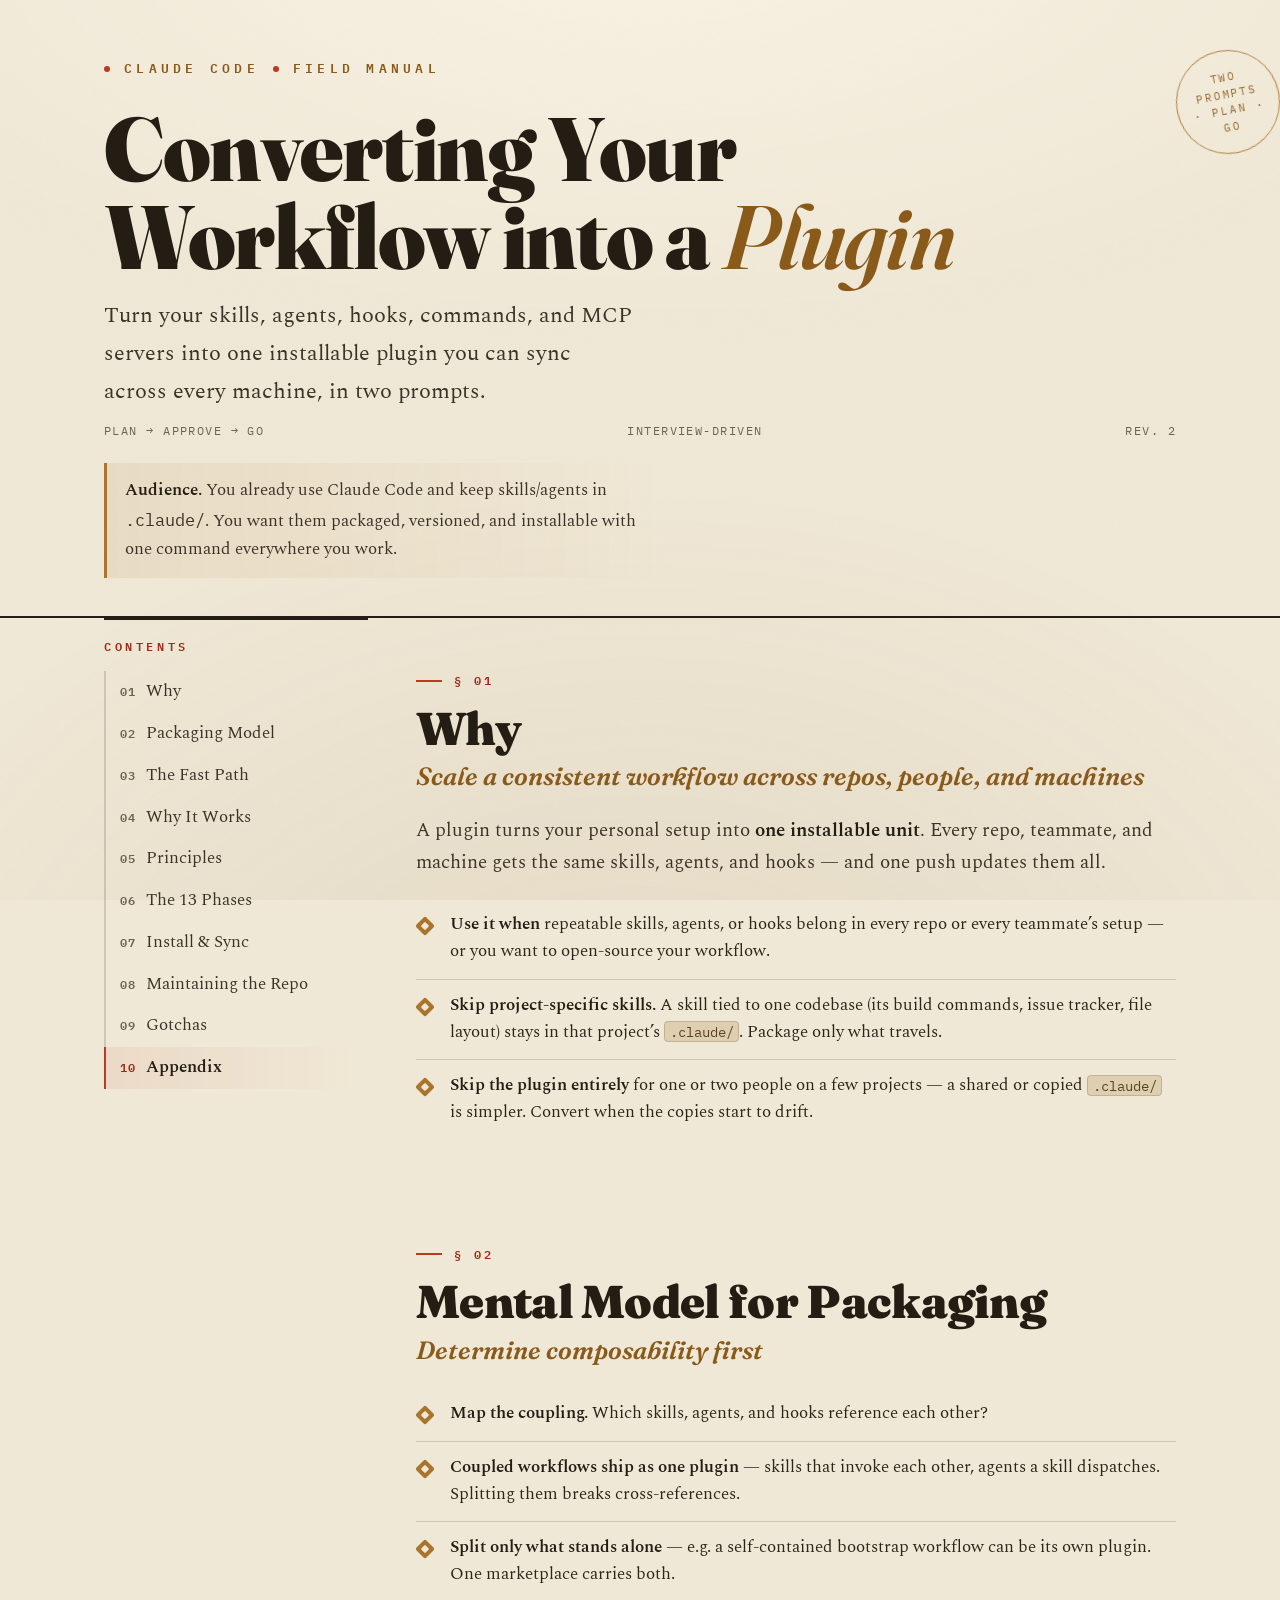
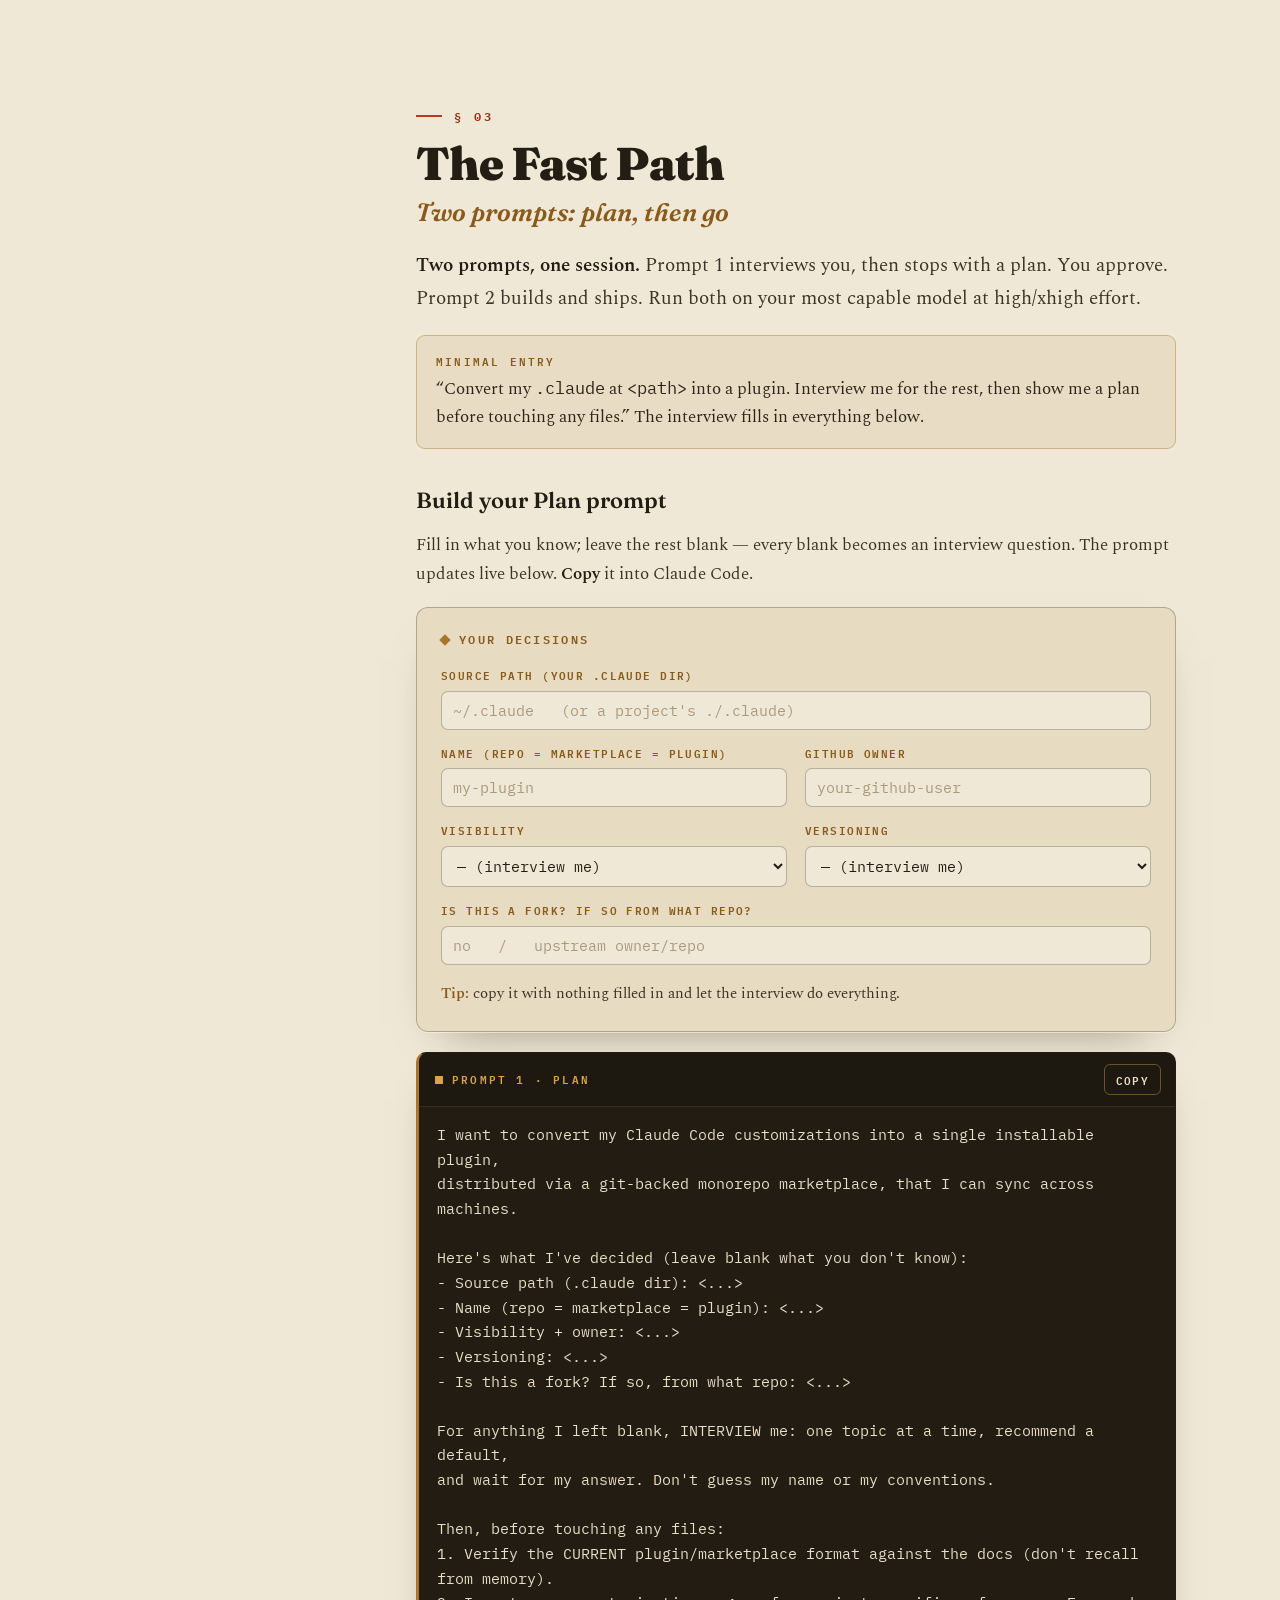
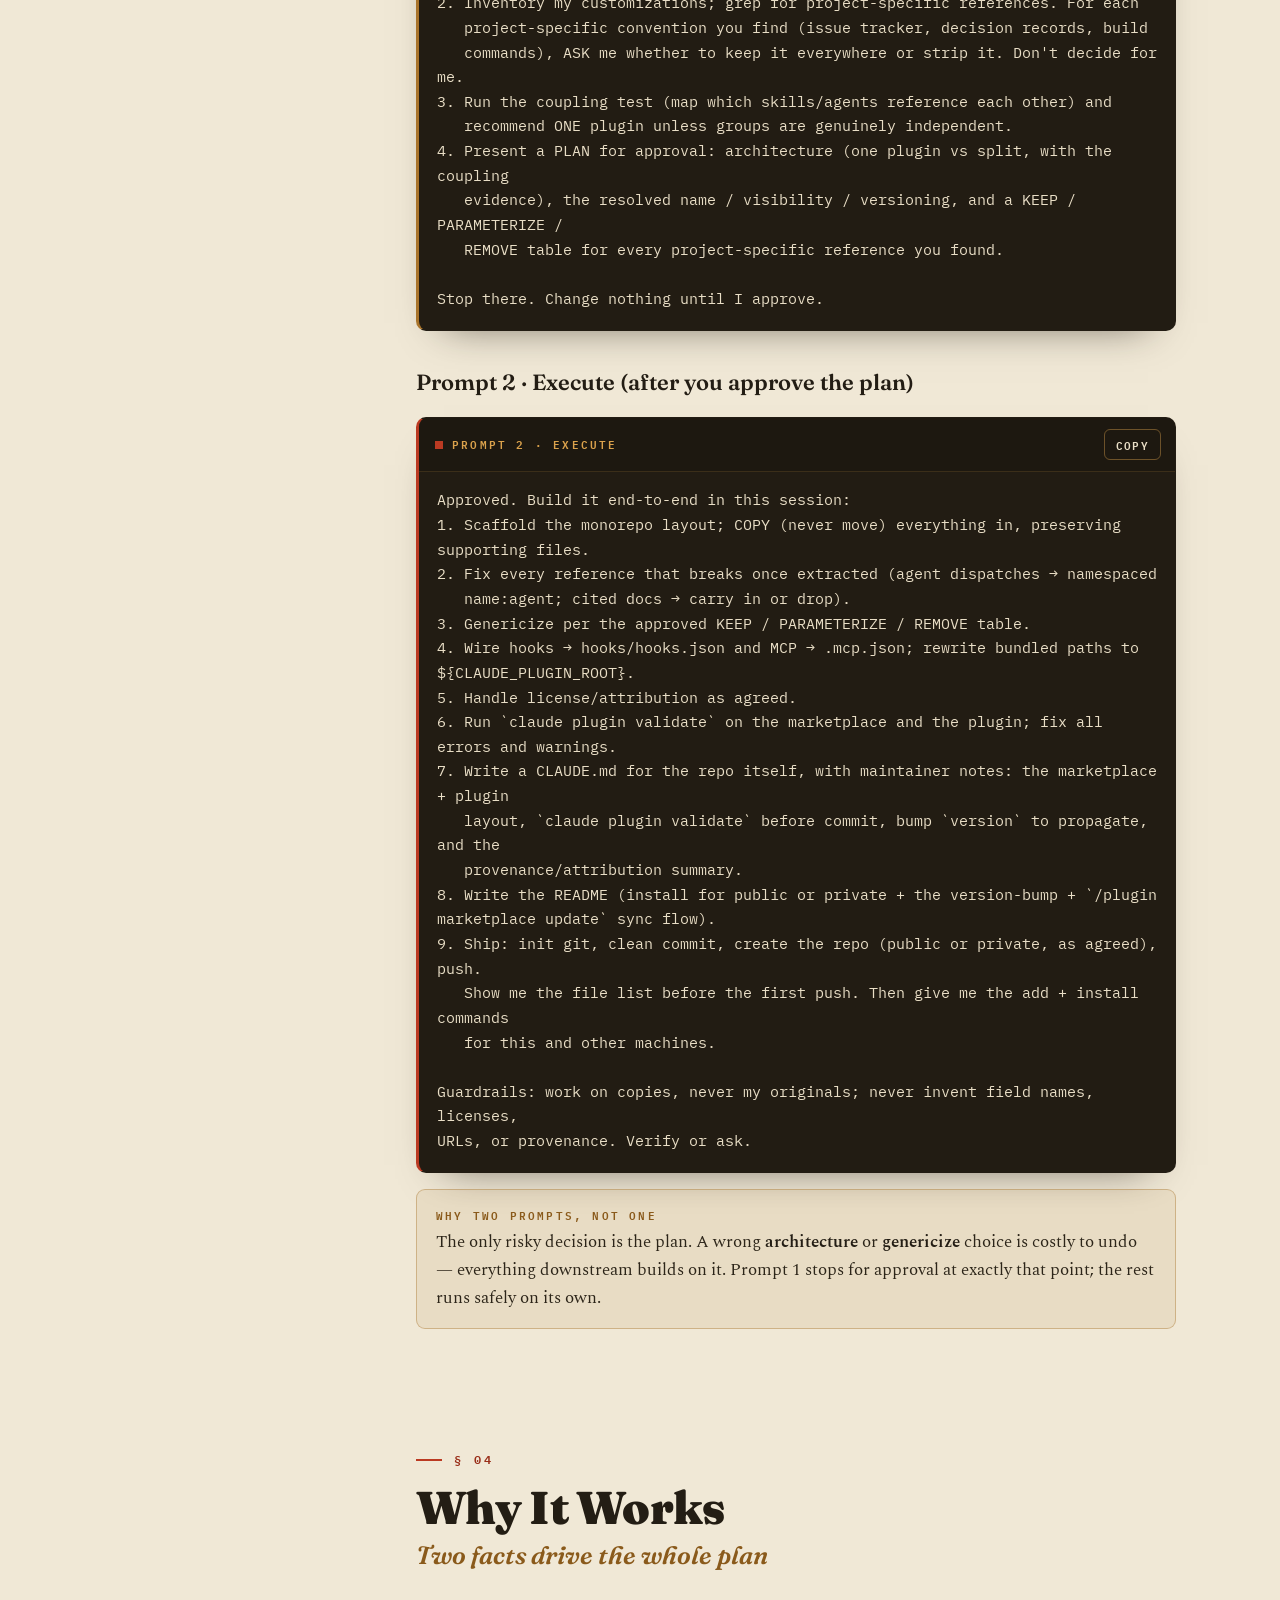
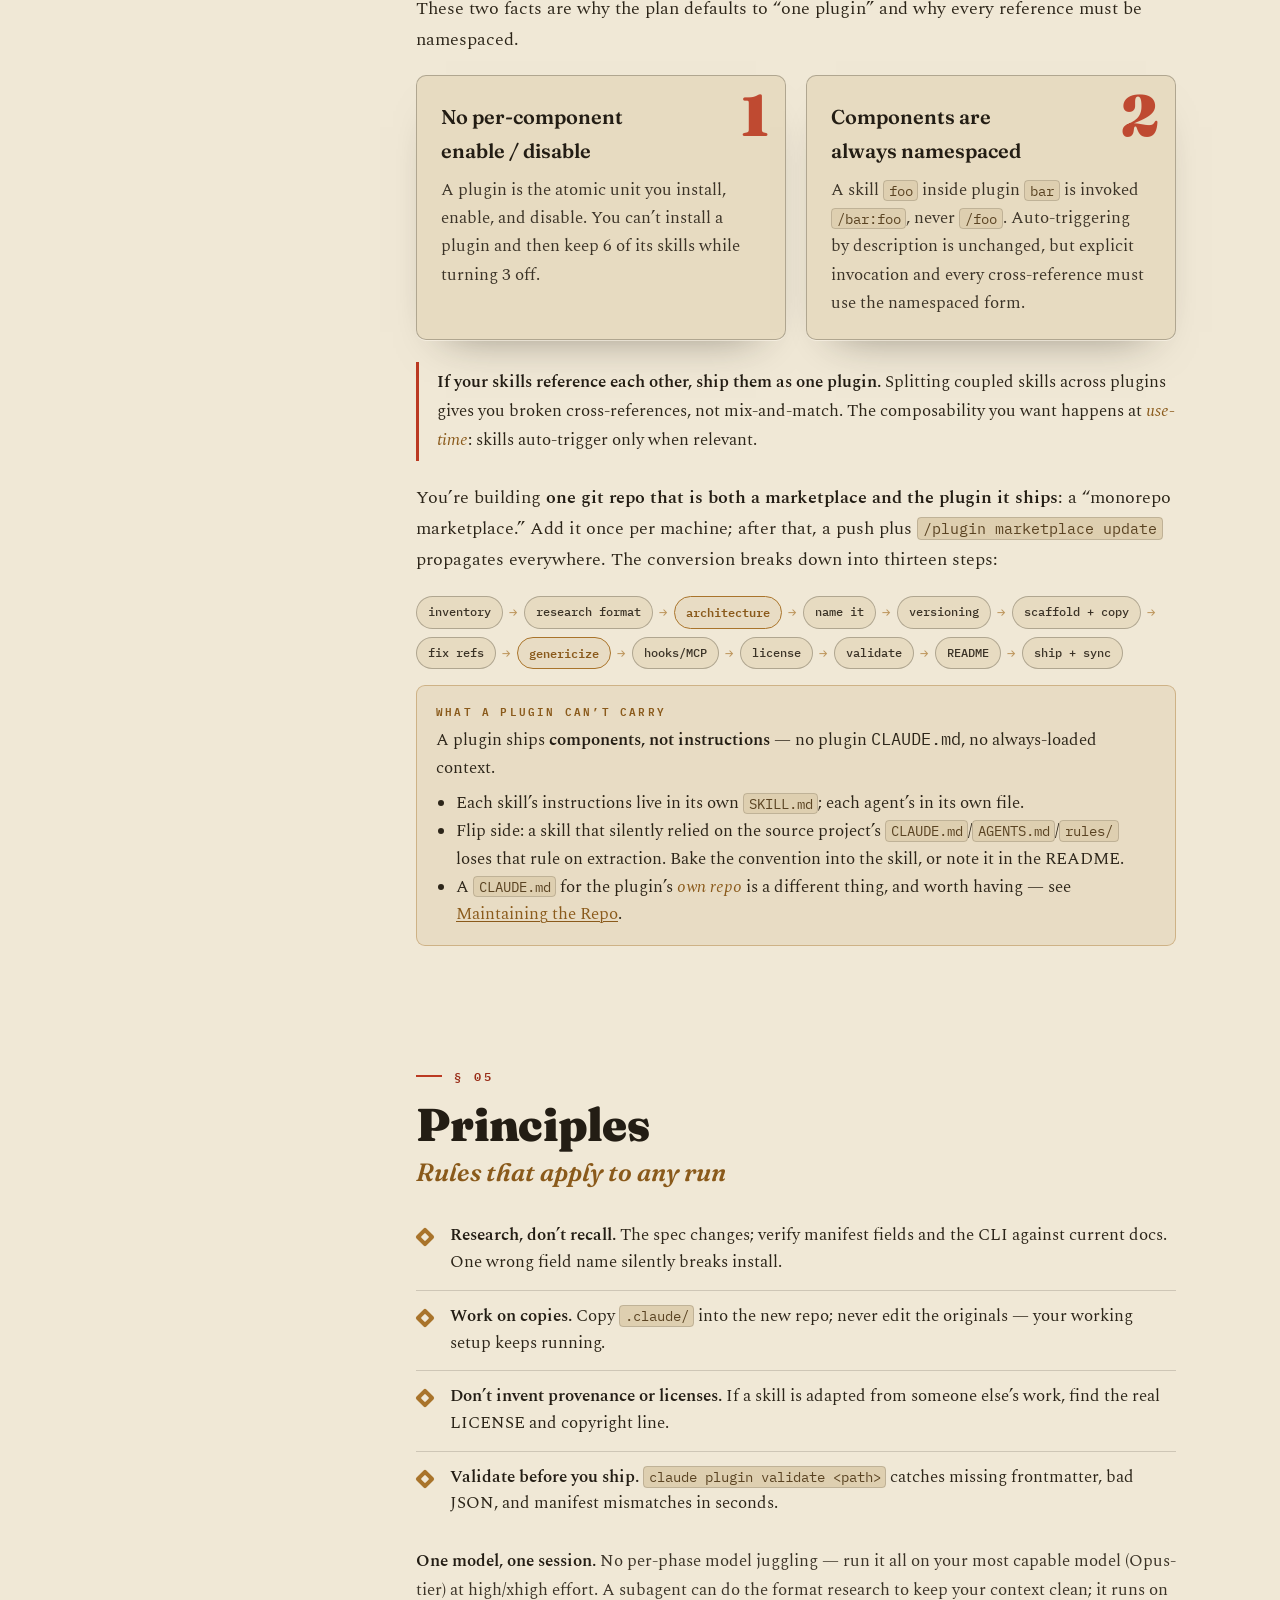
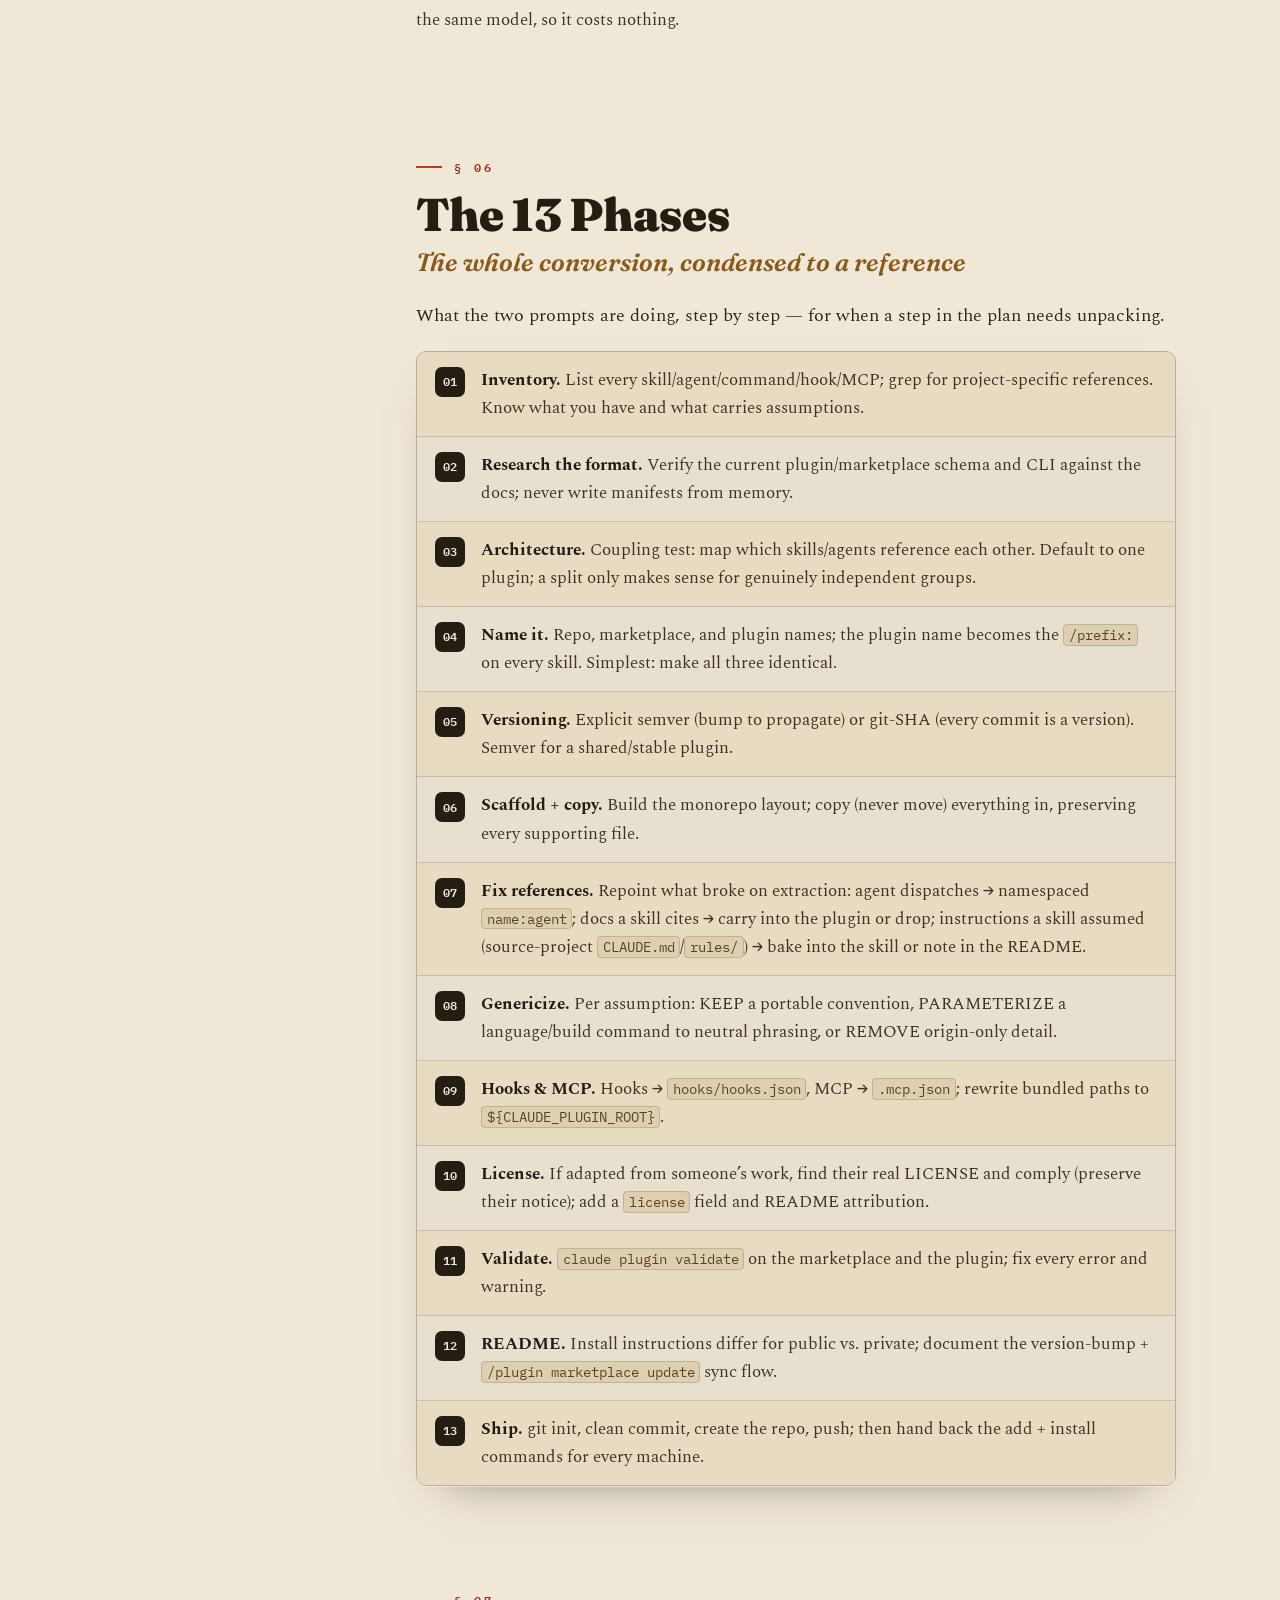
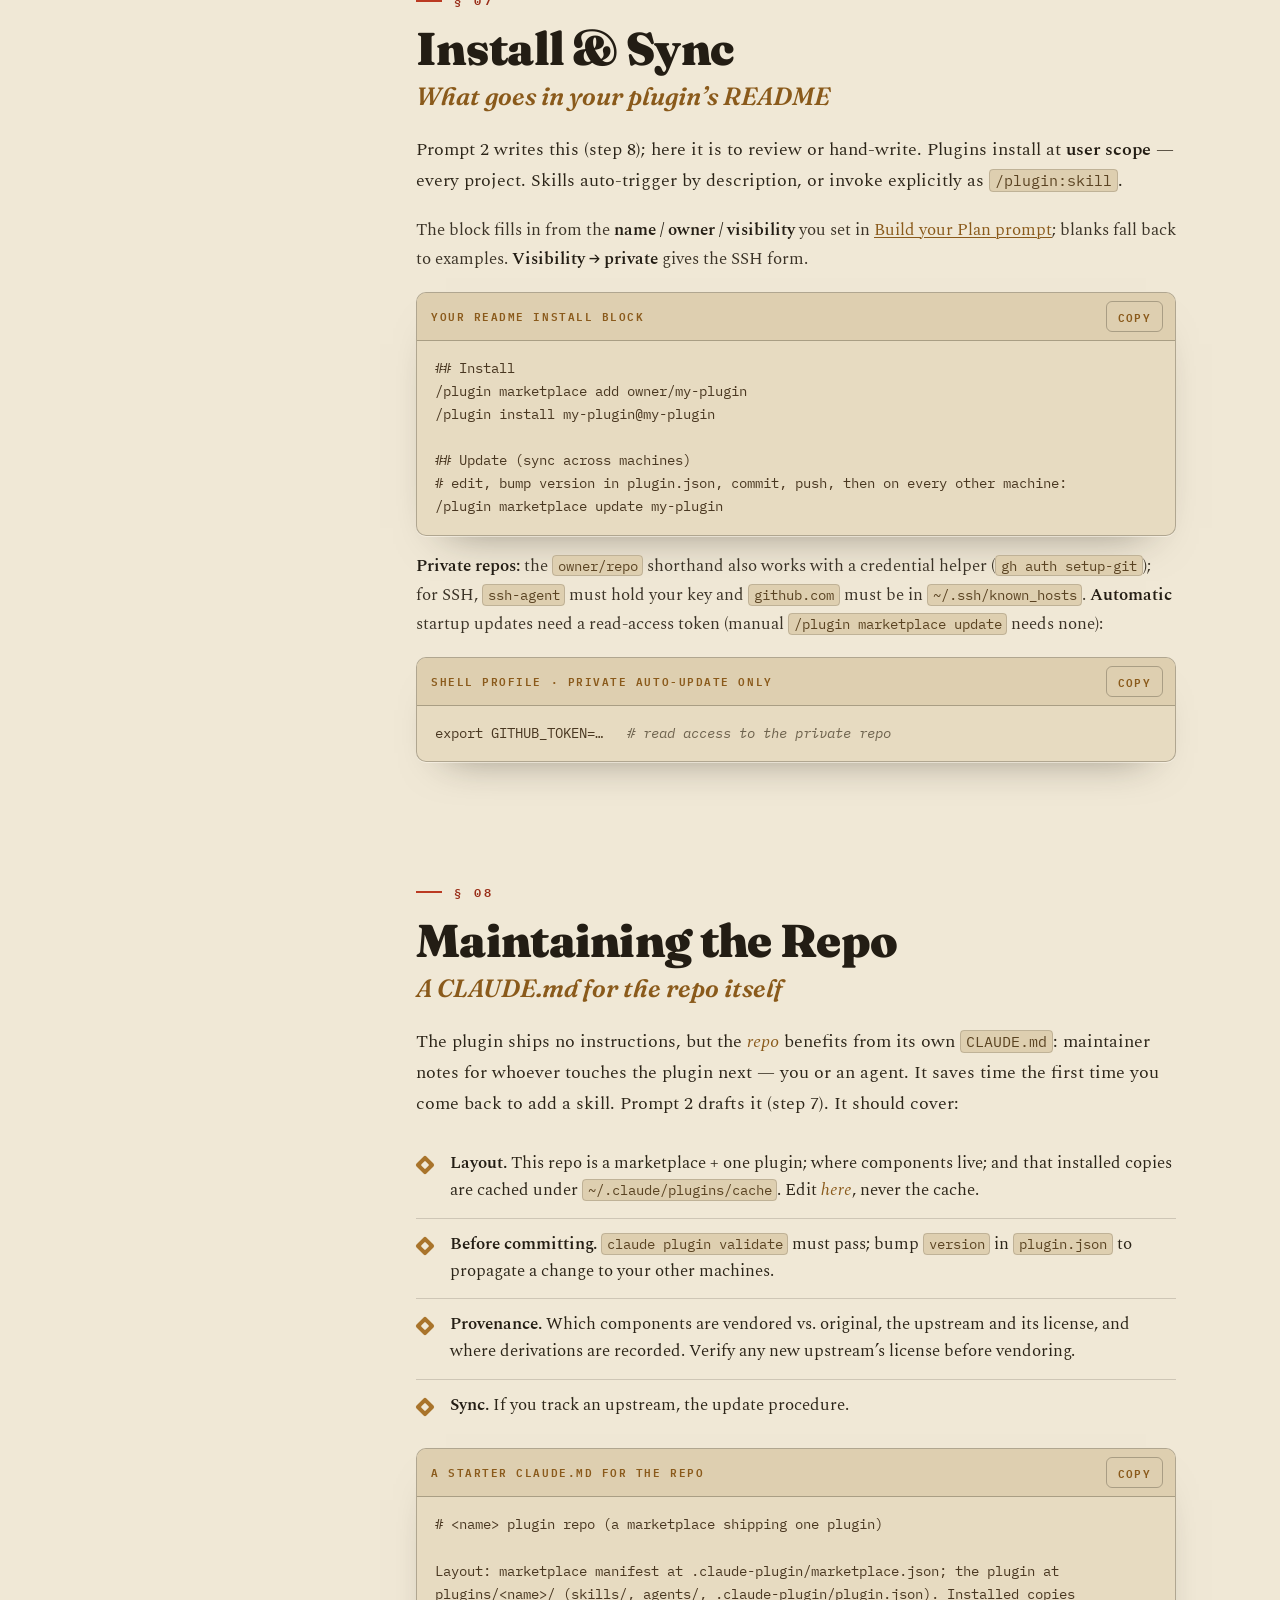
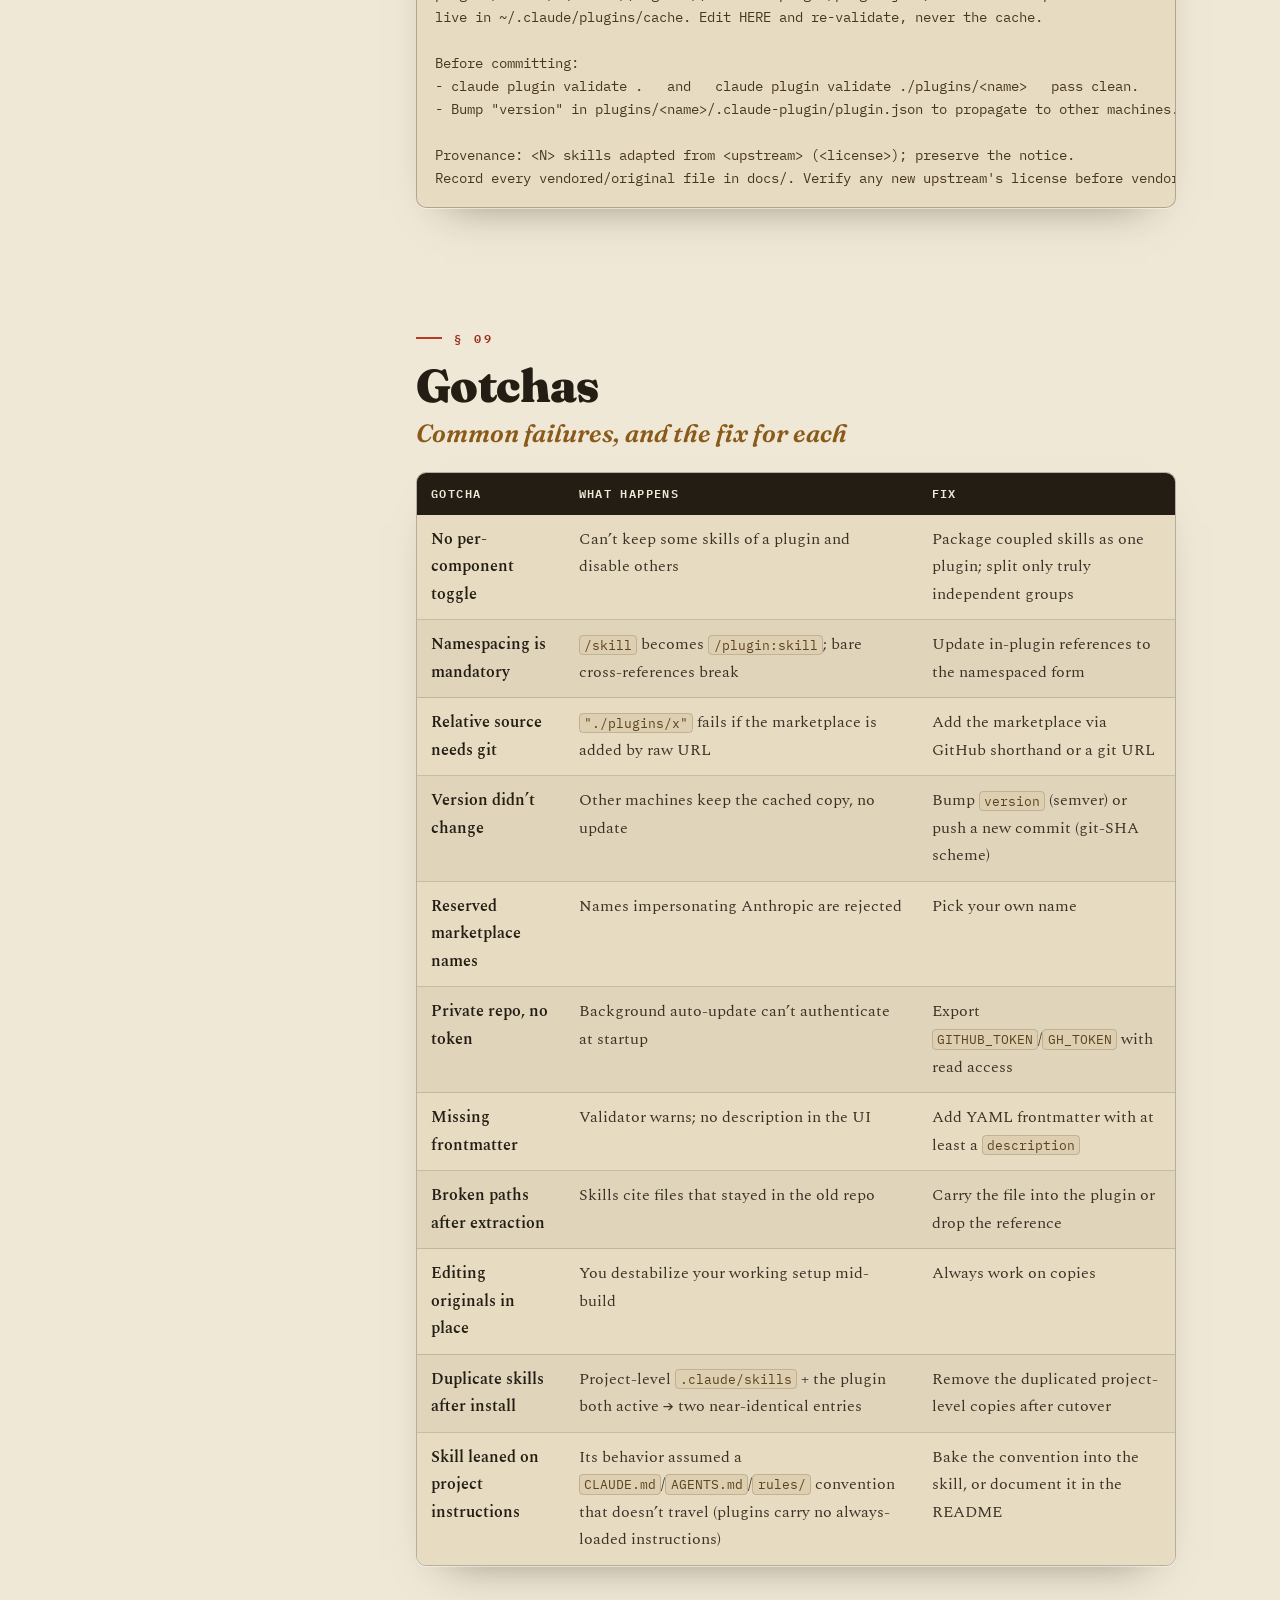
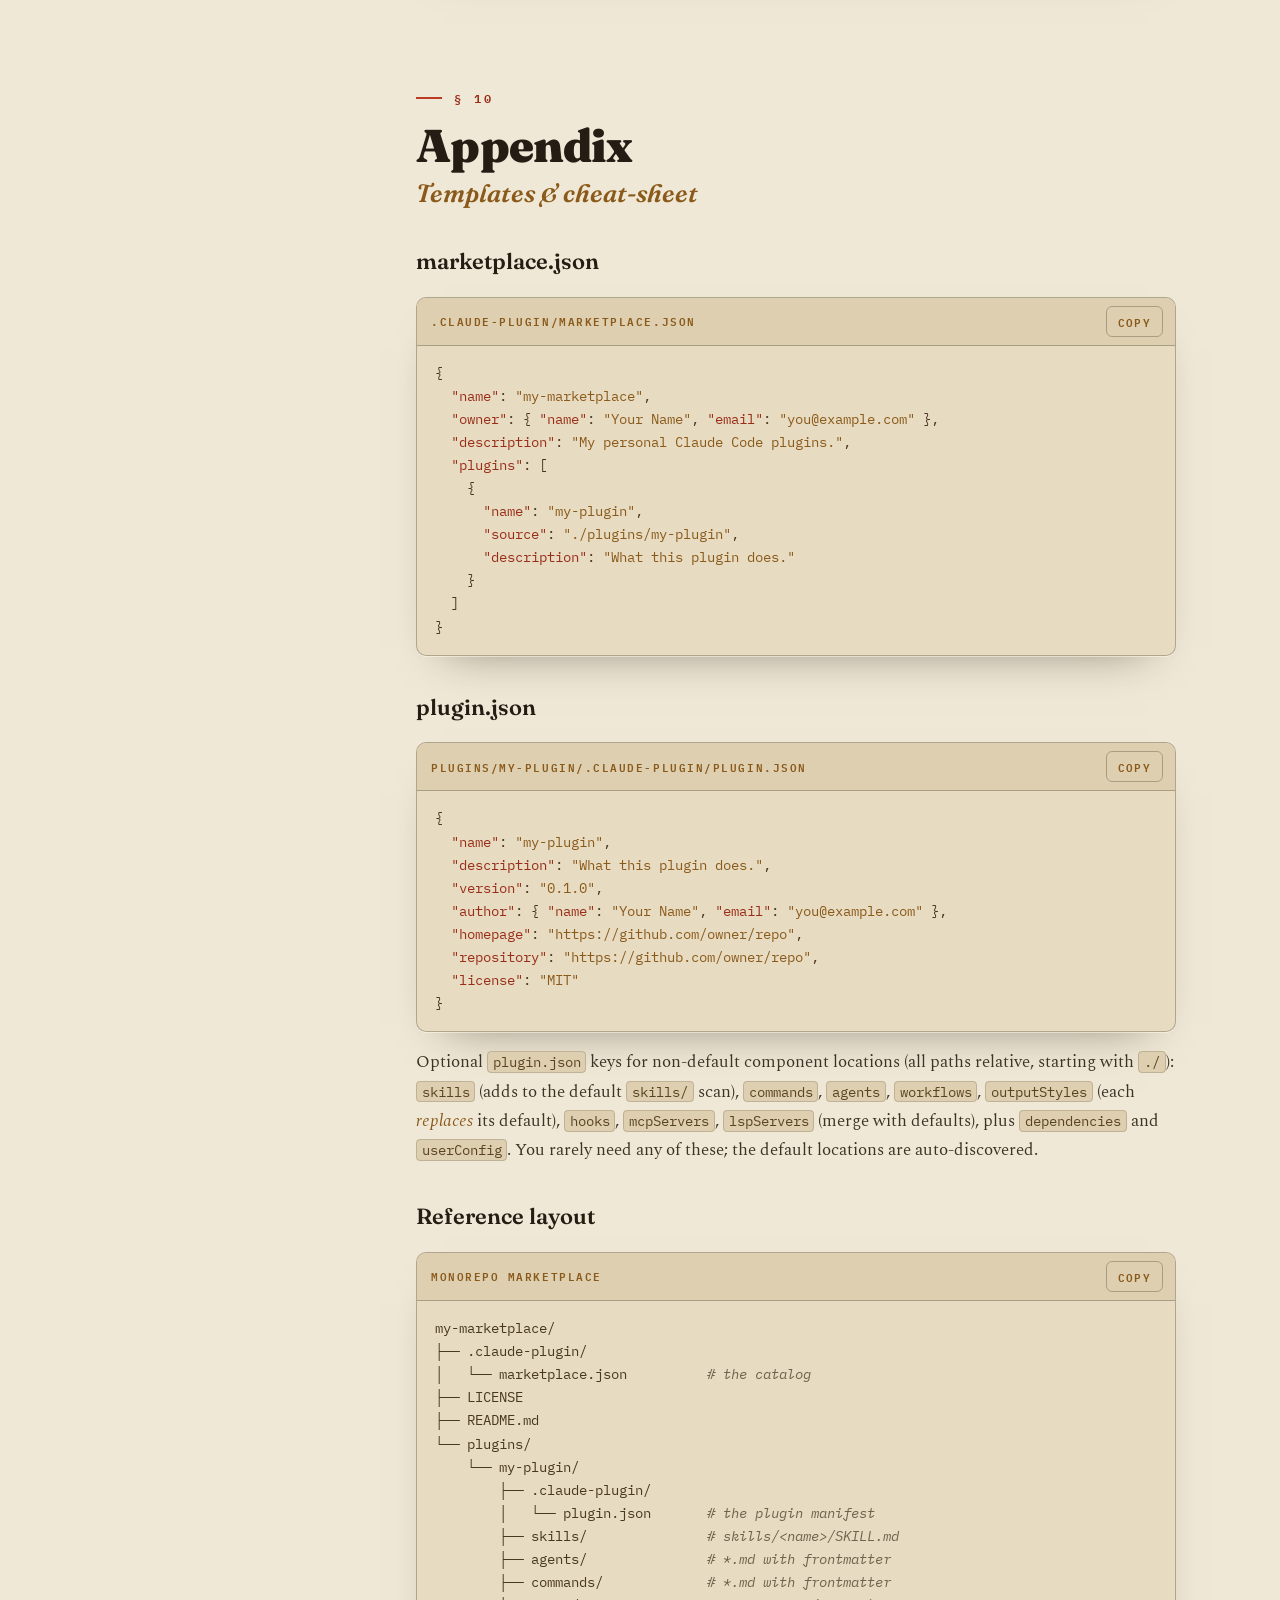
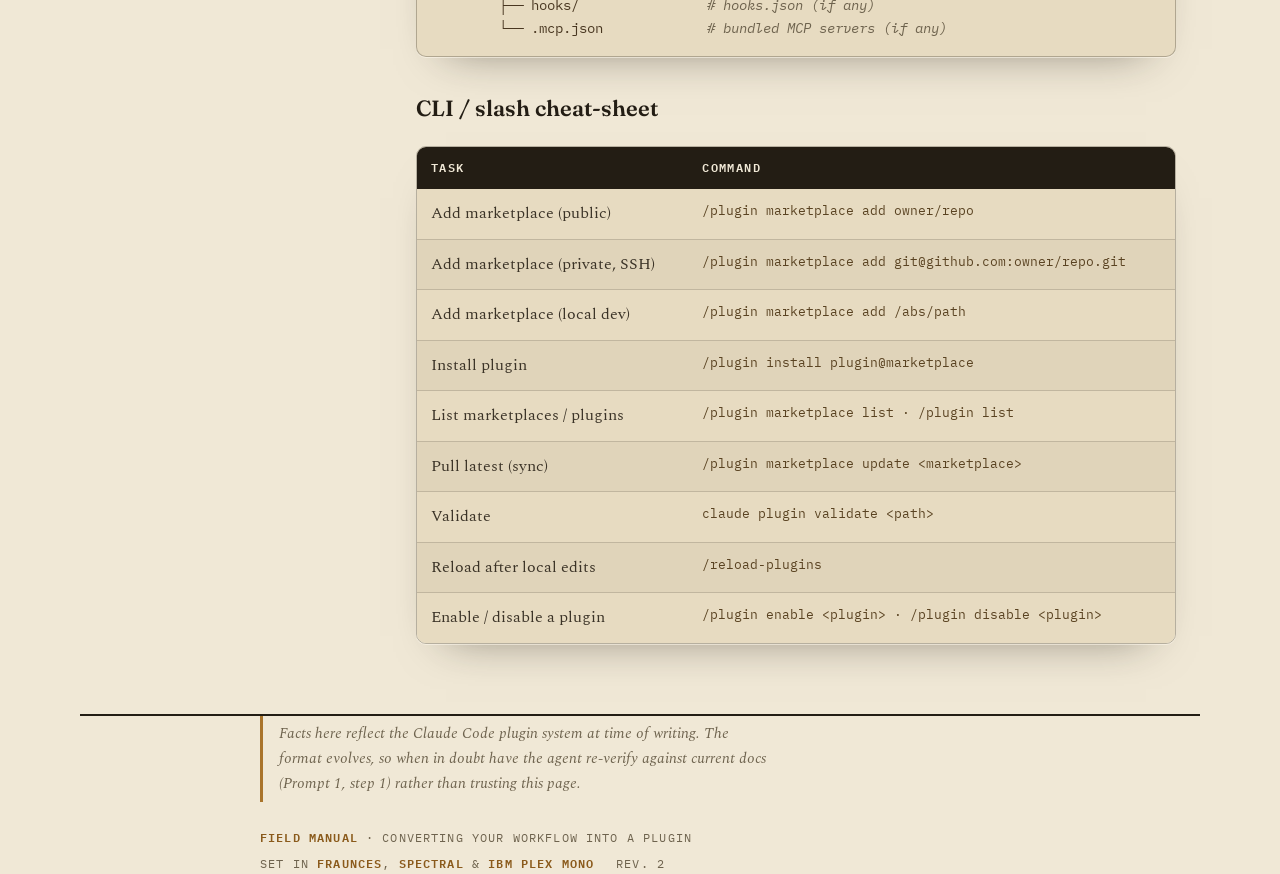
<file: docs/guides/converting-your-workflow-to-a-plugin.html>
<!DOCTYPE html>
<html lang="en">
<head>
<meta charset="utf-8">
<meta name="viewport" content="width=device-width, initial-scale=1">
<title>Converting Your Workflow into a Claude Code Plugin · Field Manual</title>
<link rel="icon" href="data:image/svg+xml,%3Csvg xmlns='http://www.w3.org/2000/svg' viewBox='0 0 100 100'%3E%3Ctext y='.9em' font-size='90'%3E%F0%9F%8E%A9%3C/text%3E%3C/svg%3E">
<link rel="preconnect" href="https://fonts.googleapis.com">
<link rel="preconnect" href="https://fonts.gstatic.com" crossorigin>
<link href="https://fonts.googleapis.com/css2?family=Fraunces:opsz,wght@9..144,400;9..144,600;9..144,900&family=IBM+Plex+Mono:wght@400;500;600&family=Spectral:wght@400;500;600&display=swap" rel="stylesheet">
<style>
  :root{
    --paper:#F0E8D6;
    --paper-2:#E7DBC1;
    --paper-3:#DECFB0;
    --ink:#231D14;
    --ink-2:#3B3327;
    --ink-body:#2C2519;
    --muted:#6E634E;
    --brass:#A9742B;
    --brass-deep:#8A5A1B;
    --verm:#BB3A22;
    --verm-deep:#992d18;
    --line:rgba(35,29,20,.16);
    --line-2:rgba(35,29,20,.28);
    --carbon:#221C13;
    --carbon-2:#2C251A;
    --carbon-ink:#E9DEC6;
    --carbon-brass:#DBA24C;
    --shadow:0 1px 0 rgba(255,250,238,.55), 0 22px 44px -30px rgba(35,29,20,.55);
    --maxw:1120px;
    --read:min(760px,100%);
  }
  *{box-sizing:border-box}
  html{scroll-behavior:smooth}
  body{
    margin:0;background:var(--paper);color:var(--ink-body);
    font-family:"Spectral",Georgia,serif;font-size:18px;line-height:1.72;
    -webkit-font-smoothing:antialiased;text-rendering:optimizeLegibility;overflow-x:hidden;
  }
  body::before{
    content:"";position:fixed;inset:0;z-index:0;pointer-events:none;
    background-image:url("data:image/svg+xml,%3Csvg xmlns='http://www.w3.org/2000/svg' width='140' height='140'%3E%3Cfilter id='n'%3E%3CfeTurbulence type='fractalNoise' baseFrequency='.85' numOctaves='2' stitchTiles='stitch'/%3E%3CfeColorMatrix type='saturate' values='0'/%3E%3C/filter%3E%3Crect width='100%25' height='100%25' filter='url(%23n)' opacity='.5'/%3E%3C/svg%3E");
    opacity:.05;mix-blend-mode:multiply;
  }
  body::after{
    content:"";position:fixed;inset:0;z-index:0;pointer-events:none;
    background:radial-gradient(120% 80% at 50% -10%, rgba(255,251,240,.55), transparent 60%),
               radial-gradient(120% 120% at 50% 120%, rgba(120,90,40,.10), transparent 55%);
  }
  .wrap{position:relative;z-index:1}
  a{color:var(--brass-deep);text-decoration-thickness:1px;text-underline-offset:2px}
  a:hover{color:var(--verm-deep)}

  .progress{position:fixed;top:0;left:0;height:3px;width:100%;z-index:60;
    background:linear-gradient(90deg,var(--verm),var(--brass));transform:scaleX(0);transform-origin:0 50%}

  code,kbd,samp{font-family:"IBM Plex Mono",ui-monospace,monospace}
  p code,li code,td code,.note code,.lead code,figcaption code,.ref-item code{
    font-size:.82em;background:var(--paper-3);border:1px solid var(--line);border-radius:4px;
    padding:.06em .34em;color:#5a4322;white-space:nowrap}

  .shell{max-width:var(--maxw);margin:0 auto;padding:0 24px}
  .column{max-width:var(--read);margin-left:auto;margin-right:auto}

  /* masthead */
  header.mast{padding:58px 0 38px;border-bottom:2px solid var(--ink);position:relative}
  .kicker{font-family:"IBM Plex Mono",monospace;font-weight:600;font-size:12.5px;letter-spacing:.34em;
    text-transform:uppercase;color:var(--brass-deep);display:flex;gap:14px;align-items:center;flex-wrap:wrap}
  .kicker .dot{width:6px;height:6px;background:var(--verm);border-radius:50%;display:inline-block}
  .rule-row{display:flex;justify-content:space-between;gap:16px;align-items:baseline;
    font-family:"IBM Plex Mono",monospace;font-size:12px;letter-spacing:.12em;text-transform:uppercase;
    color:var(--muted);margin-top:10px}
  h1.title{font-family:"Fraunces",serif;font-optical-sizing:auto;font-weight:900;line-height:.98;
    letter-spacing:-.015em;font-size:clamp(42px,8vw,90px);margin:.28em 0 .18em;color:var(--ink);max-width:16ch}
  h1.title em{font-style:italic;font-weight:600;color:var(--brass-deep)}
  .dek{font-size:clamp(18px,2.4vw,22px);max-width:48ch;color:var(--ink-2);margin:0 0 4px}
  .audience{margin-top:22px;padding:14px 18px;border-left:3px solid var(--brass);
    background:linear-gradient(90deg,rgba(169,116,43,.10),transparent);font-size:16.5px;color:var(--ink-2);max-width:62ch}
  .stamp{position:absolute;top:50px;right:0;font-family:"IBM Plex Mono",monospace;font-size:11px;
    letter-spacing:.18em;text-transform:uppercase;color:var(--brass-deep);border:1.5px solid var(--brass);
    border-radius:50%;width:104px;height:104px;display:grid;place-content:center;text-align:center;
    transform:rotate(-11deg);opacity:.9;line-height:1.5;padding:8px}
  @media(max-width:760px){.stamp{display:none}}

  .sec{padding:52px 0}
  .sec-tag{font-family:"IBM Plex Mono",monospace;font-weight:600;font-size:12px;letter-spacing:.26em;
    text-transform:uppercase;color:var(--verm-deep);display:flex;align-items:center;gap:12px;margin-bottom:14px}
  .sec-tag::before{content:"";width:26px;height:2px;background:var(--verm)}
  h2{font-family:"Fraunces",serif;font-optical-sizing:auto;font-weight:900;font-size:clamp(32px,4.8vw,46px);
    line-height:1.04;letter-spacing:-.015em;color:var(--ink);margin:0 0 .18em}
  .sizzle{font-family:"Fraunces",serif;font-style:italic;font-weight:600;
    font-size:clamp(19px,2.6vw,25px);line-height:1.25;color:var(--brass-deep);margin:0 0 .9em}
  h3{font-family:"Fraunces",serif;font-weight:600;font-size:22px;color:var(--ink);margin:1.5em 0 .5em}
  p{margin:0 0 1.05em}
  strong{color:var(--ink);font-weight:600}
  em{color:var(--brass-deep)}
  .lead{font-size:19px;line-height:1.7;color:var(--ink-2)}

  /* ---- interactive builder ---- */
  .builder{background:var(--paper-2);border:1px solid var(--line-2);border-radius:12px;
    padding:22px 24px 24px;box-shadow:var(--shadow);margin:6px 0 20px}
  .builder-head{font-family:"IBM Plex Mono",monospace;font-weight:600;font-size:11.5px;letter-spacing:.2em;
    text-transform:uppercase;color:var(--brass-deep);display:flex;align-items:center;gap:10px;margin-bottom:16px}
  .builder-head .sq{width:8px;height:8px;background:var(--brass);display:inline-block;transform:rotate(45deg)}
  .grid{display:grid;grid-template-columns:1fr 1fr;gap:14px 18px}
  @media(max-width:640px){.grid{grid-template-columns:1fr}}
  .field{display:flex;flex-direction:column;gap:6px}
  .field.full{grid-column:1 / -1}
  .field label{font-family:"IBM Plex Mono",monospace;font-size:11px;letter-spacing:.13em;
    text-transform:uppercase;color:var(--brass-deep);font-weight:600}
  .field input,.field select{font-family:"IBM Plex Mono",monospace;font-size:14.5px;color:var(--ink);
    background:var(--paper);border:1px solid var(--line-2);border-radius:7px;padding:9px 11px;width:100%;
    transition:border-color .15s,box-shadow .15s}
  .field input:focus,.field select:focus{outline:none;border-color:var(--brass);box-shadow:0 0 0 3px rgba(169,116,43,.16)}
  .field input::placeholder{color:#a99a7e}
  .builder .hint{font-size:15px;color:var(--ink-2);margin:16px 0 0}
  .builder .hint b{color:var(--brass-deep);font-weight:600}

  /* prompt card (carbon copy) */
  .prompt{background:var(--carbon);border:1px solid transparent;border-left:3px solid var(--verm);
    border-radius:10px;margin:16px 0;overflow:hidden;box-shadow:0 20px 40px -28px rgba(35,29,20,.7)}
  .prompt.live{border-left-color:var(--brass)}
  .prompt-top{display:flex;align-items:center;justify-content:space-between;gap:12px;
    padding:11px 14px 11px 16px;background:rgba(0,0,0,.16);border-bottom:1px solid rgba(219,162,76,.16)}
  .prompt-tag{font-family:"IBM Plex Mono",monospace;font-weight:600;font-size:11px;letter-spacing:.2em;
    text-transform:uppercase;color:var(--carbon-brass);display:flex;align-items:center;gap:9px}
  .prompt-tag .sq{width:8px;height:8px;background:var(--verm);display:inline-block}
  .prompt.live .prompt-tag .sq{background:var(--carbon-brass)}
  .prompt-body{font-family:"IBM Plex Mono",monospace;font-size:14.5px;line-height:1.7;color:var(--carbon-ink);
    margin:0;padding:16px 18px 18px;white-space:pre-wrap;overflow-x:auto}
  .prompt-body .ph{color:var(--carbon-brass)}

  .copy{font-family:"IBM Plex Mono",monospace;font-size:11px;font-weight:600;letter-spacing:.12em;
    text-transform:uppercase;cursor:pointer;color:var(--carbon-ink);background:transparent;
    border:1px solid rgba(219,162,76,.42);border-radius:6px;padding:5px 11px;white-space:nowrap;
    transition:background .15s,color .15s,border-color .15s}
  .copy:hover{background:var(--carbon-brass);color:var(--carbon);border-color:var(--carbon-brass)}
  .copy.done{background:#5b7d4f;border-color:#5b7d4f;color:#f2f7ee}

  /* light code panels */
  figure.code{margin:16px 0;border:1px solid var(--line-2);border-radius:10px;overflow:hidden;
    background:var(--paper-2);box-shadow:var(--shadow)}
  figure.code figcaption{display:flex;align-items:center;justify-content:space-between;gap:12px;
    padding:8px 12px 8px 14px;background:var(--paper-3);border-bottom:1px solid var(--line-2);
    font-family:"IBM Plex Mono",monospace;font-size:11px;letter-spacing:.14em;text-transform:uppercase;
    color:var(--brass-deep);font-weight:600}
  figure.code .copy{color:var(--brass-deep);border-color:var(--line-2)}
  figure.code .copy:hover{background:var(--brass);color:var(--paper);border-color:var(--brass)}
  figure.code pre{margin:0;padding:16px 18px;overflow-x:auto;font-family:"IBM Plex Mono",monospace;
    font-size:14px;line-height:1.65;color:#493721}
  figure.code pre .c{color:var(--muted);font-style:italic}
  figure.code pre .k{color:var(--verm-deep)}
  figure.code pre .s{color:var(--brass-deep)}

  /* facts */
  .facts{display:grid;grid-template-columns:1fr 1fr;gap:20px;margin:6px 0 4px}
  @media(max-width:680px){.facts{grid-template-columns:1fr}}
  .fact{position:relative;background:var(--paper-2);border:1px solid var(--line-2);border-radius:10px;
    padding:24px 24px 22px;box-shadow:var(--shadow);overflow:hidden}
  .fact .n{font-family:"Fraunces",serif;font-weight:900;font-size:58px;line-height:1;color:var(--verm);
    opacity:.9;position:absolute;top:10px;right:16px}
  .fact h4{font-family:"Fraunces",serif;font-weight:600;font-size:20px;margin:0 0 .4em;color:var(--ink);max-width:16ch}
  .fact p{font-size:17px;line-height:1.65;margin:0;color:var(--ink-2)}
  .consequence{margin-top:22px;border-left:3px solid var(--verm);padding:6px 0 6px 18px;font-size:17px}

  .pipeline{display:flex;flex-wrap:wrap;gap:8px 6px;align-items:center;margin:20px 0 4px}
  .pipeline .chip{font-family:"IBM Plex Mono",monospace;font-size:12px;font-weight:500;background:var(--paper-2);
    border:1px solid var(--line-2);border-radius:999px;padding:5px 11px;color:var(--ink-2);white-space:nowrap}
  .pipeline .chip.key{border-color:var(--brass);color:var(--brass-deep);background:rgba(169,116,43,.10);font-weight:600}
  .pipeline .arr{color:var(--brass);font-size:13px;opacity:.7}

  /* principles */
  ul.lessons{list-style:none;margin:0;padding:0}
  ul.lessons li{position:relative;padding:13px 0 13px 34px;border-bottom:1px solid var(--line);font-size:16.5px;line-height:1.62}
  ul.lessons li:last-child{border-bottom:0}
  ul.lessons li::before{content:"";position:absolute;left:2px;top:20px;width:14px;height:14px;background:var(--brass);
    border-radius:2px;transform:rotate(45deg)}
  ul.lessons li::after{content:"";position:absolute;left:6px;top:24px;width:6px;height:6px;background:var(--paper);
    border-radius:1px;transform:rotate(45deg)}

  /* condensed 13-phase reference */
  .refgrid{margin:14px 0 0;border:1px solid var(--line-2);border-radius:10px;overflow:hidden;box-shadow:var(--shadow)}
  .ref-item{display:flex;gap:16px;padding:14px 18px;background:var(--paper-2);border-bottom:1px solid var(--line);
    font-size:17px;line-height:1.65;color:var(--ink-2)}
  .ref-item:last-child{border-bottom:0}
  .ref-item:nth-child(even){background:rgba(35,29,20,.035)}
  .ref-n{font-family:"IBM Plex Mono",monospace;font-weight:600;font-size:12px;color:var(--paper);
    background:var(--ink);width:30px;height:30px;flex:none;border-radius:7px;display:grid;place-content:center;margin-top:1px}
  .ref-item b{color:var(--ink)}

  /* tables */
  .tablewrap{overflow-x:auto;margin:18px 0;border:1px solid var(--line-2);border-radius:10px;box-shadow:var(--shadow)}
  table{border-collapse:collapse;width:100%;min-width:520px;background:var(--paper-2);font-size:16px}
  thead th{font-family:"IBM Plex Mono",monospace;font-weight:600;font-size:11.5px;letter-spacing:.12em;
    text-transform:uppercase;text-align:left;color:var(--paper);background:var(--ink);padding:11px 14px}
  tbody td{padding:11px 14px;border-bottom:1px solid var(--line);vertical-align:top;color:var(--ink-2)}
  tbody tr:last-child td{border-bottom:0}
  tbody tr:nth-child(even){background:rgba(35,29,20,.035)}
  .mono-col{font-family:"IBM Plex Mono",monospace;font-size:13px;color:#5a4322}

  .note{font-size:17px;color:var(--ink-2)}
  .note .lab{font-weight:600;color:var(--ink)}
  .callout{background:rgba(169,116,43,.10);border:1px solid rgba(169,116,43,.4);border-radius:9px;
    padding:16px 19px;margin:16px 0;font-size:16.5px;line-height:1.68;color:var(--ink-body)}
  .callout .lab{font-family:"IBM Plex Mono",monospace;font-weight:600;font-size:11px;letter-spacing:.2em;
    text-transform:uppercase;color:var(--brass-deep);display:block;margin-bottom:5px}

  /* side table of contents */
  .layout{display:block}
  aside.toc{display:none}
  @media(min-width:1020px){
    .layout{display:grid;grid-template-columns:264px minmax(0,1fr);gap:48px}
    aside.toc{display:block}
  }
  .toc-inner{position:sticky;top:26px;border-top:2px solid var(--ink);padding:16px 0 6px}
  .toc-head{font-family:"IBM Plex Mono",monospace;font-weight:600;font-size:12px;letter-spacing:.3em;
    text-transform:uppercase;color:var(--verm-deep);margin-bottom:14px}
  .toc a{display:flex;gap:11px;align-items:baseline;font-family:"Spectral",serif;font-size:17px;
    line-height:1.4;color:var(--ink-2);text-decoration:none;padding:9px 8px 9px 14px;
    border-left:2px solid var(--line);transition:color .15s,border-color .15s,background .15s}
  .toc a .tn{font-family:"IBM Plex Mono",monospace;font-size:12px;font-weight:600;color:var(--muted);
    letter-spacing:.06em;flex:none}
  .toc a:hover{color:var(--verm-deep)}
  .toc a.active{color:var(--ink);font-weight:600;border-left-color:var(--verm);
    background:linear-gradient(90deg,rgba(187,58,34,.08),transparent)}
  .toc a.active .tn{color:var(--verm-deep)}

  footer{border-top:2px solid var(--ink);margin-top:40px;padding:34px 0 60px}
  .caveat{font-size:14.5px;color:var(--muted);border-left:3px solid var(--brass);padding:6px 0 6px 16px;
    max-width:64ch;font-style:italic}
  .colophon{margin-top:26px;font-family:"IBM Plex Mono",monospace;font-size:11.5px;letter-spacing:.1em;
    text-transform:uppercase;color:var(--muted);display:flex;flex-wrap:wrap;gap:6px 22px}
  .colophon b{color:var(--brass-deep);font-weight:600}

  .reveal{opacity:0;transform:translateY(16px);transition:opacity .7s ease,transform .7s ease}
  .reveal.in{opacity:1;transform:none}
  @media(prefers-reduced-motion:reduce){.reveal{opacity:1;transform:none;transition:none}html{scroll-behavior:auto}}
</style>
</head>
<body>
<div class="progress" aria-hidden="true"></div>

<div class="wrap">

<header class="mast">
  <div class="shell">
    <div class="stamp">Two<br>Prompts<br>· Plan · Go</div>
    <div class="kicker"><span class="dot"></span>Claude Code<span class="dot"></span>Field Manual</div>
    <h1 class="title">Converting Your Workflow into a <em>Plugin</em></h1>
    <p class="dek">Turn your skills, agents, hooks, commands, and MCP servers into one installable plugin you can sync across every machine, in two prompts.</p>
    <div class="rule-row"><span>Plan → approve → go</span><span>Interview-driven</span><span>Rev. 2</span></div>
    <div class="audience"><strong>Audience.</strong> You already use Claude Code and keep skills/agents in <code>.claude/</code>. You want them packaged, versioned, and installable with one command everywhere you work.</div>
  </div>
</header>

<main class="shell layout">

<aside class="toc" aria-label="Table of contents">
  <div class="toc-inner">
    <div class="toc-head">Contents</div>
    <a href="#why-plugin"><span class="tn">01</span>Why</a>
    <a href="#packaging"><span class="tn">02</span>Packaging Model</a>
    <a href="#fastpath"><span class="tn">03</span>The Fast Path</a>
    <a href="#why"><span class="tn">04</span>Why It Works</a>
    <a href="#principles"><span class="tn">05</span>Principles</a>
    <a href="#reference"><span class="tn">06</span>The 13 Phases</a>
    <a href="#install"><span class="tn">07</span>Install &amp; Sync</a>
    <a href="#maintain"><span class="tn">08</span>Maintaining the Repo</a>
    <a href="#gotchas"><span class="tn">09</span>Gotchas</a>
    <a href="#appendix"><span class="tn">10</span>Appendix</a>
  </div>
</aside>

<div class="content">

<!-- WHY (do this at all) -->
<section class="sec column" id="why-plugin">
  <div class="sec-tag">§ 01</div>
  <h2>Why</h2>
  <p class="sizzle">Scale a consistent workflow across repos, people, and machines</p>
  <p class="lead">A plugin turns your personal setup into <strong>one installable unit</strong>. Every repo, teammate, and machine gets the same skills, agents, and hooks — and one push updates them all.</p>
  <ul class="lessons reveal">
    <li><strong>Use it when</strong> repeatable skills, agents, or hooks belong in every repo or every teammate’s setup — or you want to open-source your workflow.</li>
    <li><strong>Skip project-specific skills.</strong> A skill tied to one codebase (its build commands, issue tracker, file layout) stays in that project’s <code>.claude/</code>. Package only what travels.</li>
    <li><strong>Skip the plugin entirely</strong> for one or two people on a few projects — a shared or copied <code>.claude/</code> is simpler. Convert when the copies start to drift.</li>
  </ul>
</section>

<!-- PACKAGING MODEL -->
<section class="sec column" id="packaging">
  <div class="sec-tag">§ 02</div>
  <h2>Mental Model for Packaging</h2>
  <p class="sizzle">Determine composability first</p>
  <ul class="lessons reveal">
    <li><strong>Map the coupling.</strong> Which skills, agents, and hooks reference each other?</li>
    <li><strong>Coupled workflows ship as one plugin</strong> — skills that invoke each other, agents a skill dispatches. Splitting them breaks cross-references.</li>
    <li><strong>Split only what stands alone</strong> — e.g. a self-contained bootstrap workflow can be its own plugin. One marketplace carries both.</li>
  </ul>
</section>

<!-- FAST PATH -->
<section class="sec column" id="fastpath">
  <div class="sec-tag">§ 03</div>
  <h2>The Fast Path</h2>
  <p class="sizzle">Two prompts: plan, then go</p>
  <p class="lead"><strong>Two prompts, one session.</strong> Prompt&nbsp;1 interviews you, then stops with a plan. You approve. Prompt&nbsp;2 builds and ships. Run both on your most capable model at high/xhigh effort.</p>

  <div class="callout"><span class="lab">Minimal entry</span>“Convert my <code>.claude</code> at <code>&lt;path&gt;</code> into a plugin. Interview me for the rest, then show me a plan before touching any files.” The interview fills in everything below.</div>

  <h3>Build your Plan prompt</h3>
  <p class="note">Fill in what you know; leave the rest blank — every blank becomes an interview question. The prompt updates live below. <strong>Copy</strong> it into Claude Code.</p>

  <div class="builder reveal">
    <div class="builder-head"><span class="sq"></span>Your decisions</div>
    <div class="grid">
      <div class="field full">
        <label for="f-source">Source path (your .claude dir)</label>
        <input id="f-source" type="text" placeholder="~/.claude   (or a project's ./.claude)">
      </div>
      <div class="field">
        <label for="f-name">Name (repo = marketplace = plugin)</label>
        <input id="f-name" type="text" placeholder="my-plugin">
      </div>
      <div class="field">
        <label for="f-owner">GitHub owner</label>
        <input id="f-owner" type="text" placeholder="your-github-user">
      </div>
      <div class="field">
        <label for="f-vis">Visibility</label>
        <select id="f-vis">
          <option value="">— (interview me)</option>
          <option value="private">private</option>
          <option value="public">public</option>
        </select>
      </div>
      <div class="field">
        <label for="f-ver">Versioning</label>
        <select id="f-ver">
          <option value="">— (interview me)</option>
          <option value="explicit semver, start at 0.1.0">explicit semver (0.1.0)</option>
          <option value="git-SHA (omit version; every commit is a version)">git-SHA (every commit)</option>
        </select>
      </div>
      <div class="field full">
        <label for="f-attr">Is this a fork? If so from what repo?</label>
        <input id="f-attr" type="text" placeholder="no   /   upstream owner/repo">
      </div>
    </div>
    <p class="hint"><b>Tip:</b> copy it with nothing filled in and let the interview do everything.</p>
  </div>

  <div class="prompt live" data-copy>
    <div class="prompt-top"><span class="prompt-tag"><span class="sq"></span>Prompt 1 · Plan</span><button class="copy" type="button">Copy</button></div>
    <pre class="prompt-body copysrc" id="prompt1"></pre>
  </div>

  <h3>Prompt 2 · Execute (after you approve the plan)</h3>
  <div class="prompt" data-copy>
    <div class="prompt-top"><span class="prompt-tag"><span class="sq"></span>Prompt 2 · Execute</span><button class="copy" type="button">Copy</button></div>
    <pre class="prompt-body copysrc">Approved. Build it end-to-end in this session:
1. Scaffold the monorepo layout; COPY (never move) everything in, preserving supporting files.
2. Fix every reference that breaks once extracted (agent dispatches → namespaced
   name:agent; cited docs → carry in or drop).
3. Genericize per the approved KEEP / PARAMETERIZE / REMOVE table.
4. Wire hooks → hooks/hooks.json and MCP → .mcp.json; rewrite bundled paths to ${CLAUDE_PLUGIN_ROOT}.
5. Handle license/attribution as agreed.
6. Run `claude plugin validate` on the marketplace and the plugin; fix all errors and warnings.
7. Write a CLAUDE.md for the repo itself, with maintainer notes: the marketplace + plugin
   layout, `claude plugin validate` before commit, bump `version` to propagate, and the
   provenance/attribution summary.
8. Write the README (install for public or private + the version-bump + `/plugin marketplace update` sync flow).
9. Ship: init git, clean commit, create the repo (public or private, as agreed), push.
   Show me the file list before the first push. Then give me the add + install commands
   for this and other machines.

Guardrails: work on copies, never my originals; never invent field names, licenses,
URLs, or provenance. Verify or ask.</pre>
  </div>

  <div class="callout"><span class="lab">Why two prompts, not one</span>The only risky decision is the plan. A wrong <strong>architecture</strong> or <strong>genericize</strong> choice is costly to undo — everything downstream builds on it. Prompt&nbsp;1 stops for approval at exactly that point; the rest runs safely on its own.</div>
</section>

<!-- WHY -->
<section class="sec column" id="why">
  <div class="sec-tag">§ 04</div>
  <h2>Why It Works</h2>
  <p class="sizzle">Two facts drive the whole plan</p>
  <p>These two facts are why the plan defaults to “one plugin” and why every reference must be namespaced.</p>
  <div class="facts">
    <div class="fact reveal"><span class="n">1</span><h4>No per-component enable / disable</h4><p>A plugin is the atomic unit you install, enable, and disable. You can’t install a plugin and then keep 6 of its skills while turning 3 off.</p></div>
    <div class="fact reveal"><span class="n">2</span><h4>Components are always namespaced</h4><p>A skill <code>foo</code> inside plugin <code>bar</code> is invoked <code>/bar:foo</code>, never <code>/foo</code>. Auto-triggering by description is unchanged, but explicit invocation and every cross-reference must use the namespaced form.</p></div>
  </div>
  <p class="consequence"><strong>If your skills reference each other, ship them as one plugin.</strong> Splitting coupled skills across plugins gives you broken cross-references, not mix-and-match. The composability you want happens at <em>use-time</em>: skills auto-trigger only when relevant.</p>
  <p style="margin-top:22px">You’re building <strong>one git repo that is both a marketplace and the plugin it ships</strong>: a “monorepo marketplace.” Add it once per machine; after that, a push plus <code>/plugin marketplace update</code> propagates everywhere. The conversion breaks down into thirteen steps:</p>
  <div class="pipeline">
    <span class="chip">inventory</span><span class="arr">→</span>
    <span class="chip">research format</span><span class="arr">→</span>
    <span class="chip key">architecture</span><span class="arr">→</span>
    <span class="chip">name it</span><span class="arr">→</span>
    <span class="chip">versioning</span><span class="arr">→</span>
    <span class="chip">scaffold + copy</span><span class="arr">→</span>
    <span class="chip">fix refs</span><span class="arr">→</span>
    <span class="chip key">genericize</span><span class="arr">→</span>
    <span class="chip">hooks/MCP</span><span class="arr">→</span>
    <span class="chip">license</span><span class="arr">→</span>
    <span class="chip">validate</span><span class="arr">→</span>
    <span class="chip">README</span><span class="arr">→</span>
    <span class="chip">ship + sync</span>
  </div>
  <div class="callout"><span class="lab">What a plugin can’t carry</span>A plugin ships <strong>components, not instructions</strong> — no plugin <code>CLAUDE.md</code>, no always-loaded context.
    <ul style="margin:8px 0 0;padding-left:20px">
      <li>Each skill’s instructions live in its own <code>SKILL.md</code>; each agent’s in its own file.</li>
      <li>Flip side: a skill that silently relied on the source project’s <code>CLAUDE.md</code>/<code>AGENTS.md</code>/<code>rules/</code> loses that rule on extraction. Bake the convention into the skill, or note it in the README.</li>
      <li>A <code>CLAUDE.md</code> for the plugin’s <em>own repo</em> is a different thing, and worth having — see <a href="#maintain">Maintaining the Repo</a>.</li>
    </ul></div>
</section>

<!-- PRINCIPLES -->
<section class="sec column" id="principles">
  <div class="sec-tag">§ 05</div>
  <h2>Principles</h2>
  <p class="sizzle">Rules that apply to any run</p>
  <ul class="lessons reveal">
    <li><strong>Research, don’t recall.</strong> The spec changes; verify manifest fields and the CLI against current docs. One wrong field name silently breaks install.</li>
    <li><strong>Work on copies.</strong> Copy <code>.claude/</code> into the new repo; never edit the originals — your working setup keeps running.</li>
    <li><strong>Don’t invent provenance or licenses.</strong> If a skill is adapted from someone else’s work, find the real LICENSE and copyright line.</li>
    <li><strong>Validate before you ship.</strong> <code>claude plugin validate &lt;path&gt;</code> catches missing frontmatter, bad JSON, and manifest mismatches in seconds.</li>
  </ul>
  <p class="note" style="margin-top:16px"><span class="lab">One model, one session.</span> No per-phase model juggling — run it all on your most capable model (Opus-tier) at high/xhigh effort. A subagent can do the format research to keep your context clean; it runs on the same model, so it costs nothing.</p>
</section>

<!-- REFERENCE -->
<section class="sec column" id="reference">
  <div class="sec-tag">§ 06</div>
  <h2>The 13 Phases</h2>
  <p class="sizzle">The whole conversion, condensed to a reference</p>
  <p>What the two prompts are doing, step by step — for when a step in the plan needs unpacking.</p>
  <div class="refgrid reveal">
    <div class="ref-item"><span class="ref-n">01</span><div><b>Inventory.</b> List every skill/agent/command/hook/MCP; grep for project-specific references. Know what you have and what carries assumptions.</div></div>
    <div class="ref-item"><span class="ref-n">02</span><div><b>Research the format.</b> Verify the current plugin/marketplace schema and CLI against the docs; never write manifests from memory.</div></div>
    <div class="ref-item"><span class="ref-n">03</span><div><b>Architecture.</b> Coupling test: map which skills/agents reference each other. Default to one plugin; a split only makes sense for genuinely independent groups.</div></div>
    <div class="ref-item"><span class="ref-n">04</span><div><b>Name it.</b> Repo, marketplace, and plugin names; the plugin name becomes the <code>/prefix:</code> on every skill. Simplest: make all three identical.</div></div>
    <div class="ref-item"><span class="ref-n">05</span><div><b>Versioning.</b> Explicit semver (bump to propagate) or git-SHA (every commit is a version). Semver for a shared/stable plugin.</div></div>
    <div class="ref-item"><span class="ref-n">06</span><div><b>Scaffold + copy.</b> Build the monorepo layout; copy (never move) everything in, preserving every supporting file.</div></div>
    <div class="ref-item"><span class="ref-n">07</span><div><b>Fix references.</b> Repoint what broke on extraction: agent dispatches → namespaced <code>name:agent</code>; docs a skill cites → carry into the plugin or drop; instructions a skill assumed (source-project <code>CLAUDE.md</code>/<code>rules/</code>) → bake into the skill or note in the README.</div></div>
    <div class="ref-item"><span class="ref-n">08</span><div><b>Genericize.</b> Per assumption: KEEP a portable convention, PARAMETERIZE a language/build command to neutral phrasing, or REMOVE origin-only detail.</div></div>
    <div class="ref-item"><span class="ref-n">09</span><div><b>Hooks &amp; MCP.</b> Hooks → <code>hooks/hooks.json</code>, MCP → <code>.mcp.json</code>; rewrite bundled paths to <code>${CLAUDE_PLUGIN_ROOT}</code>.</div></div>
    <div class="ref-item"><span class="ref-n">10</span><div><b>License.</b> If adapted from someone’s work, find their real LICENSE and comply (preserve their notice); add a <code>license</code> field and README attribution.</div></div>
    <div class="ref-item"><span class="ref-n">11</span><div><b>Validate.</b> <code>claude plugin validate</code> on the marketplace and the plugin; fix every error and warning.</div></div>
    <div class="ref-item"><span class="ref-n">12</span><div><b>README.</b> Install instructions differ for public vs. private; document the version-bump + <code>/plugin marketplace update</code> sync flow.</div></div>
    <div class="ref-item"><span class="ref-n">13</span><div><b>Ship.</b> git init, clean commit, create the repo, push; then hand back the add + install commands for every machine.</div></div>
  </div>
</section>

<!-- INSTALL -->
<section class="sec column" id="install">
  <div class="sec-tag">§ 07</div>
  <h2>Install &amp; Sync</h2>
  <p class="sizzle">What goes in your plugin’s README</p>
  <p>Prompt&nbsp;2 writes this (step 8); here it is to review or hand-write. Plugins install at <strong>user scope</strong> — every project. Skills auto-trigger by description, or invoke explicitly as <code>/plugin:skill</code>.</p>
  <p class="note">The block fills in from the <strong>name / owner / visibility</strong> you set in <a href="#fastpath">Build your Plan prompt</a>; blanks fall back to examples. <strong>Visibility → private</strong> gives the SSH form.</p>
  <figure class="code" data-copy>
    <figcaption>your README install block<button class="copy" type="button">Copy</button></figcaption>
    <pre class="copysrc" id="install-block"></pre>
  </figure>
  <p class="note"><strong>Private repos:</strong> the <code>owner/repo</code> shorthand also works with a credential helper (<code>gh auth setup-git</code>); for SSH, <code>ssh-agent</code> must hold your key and <code>github.com</code> must be in <code>~/.ssh/known_hosts</code>. <strong>Automatic</strong> startup updates need a read-access token (manual <code>/plugin marketplace update</code> needs none):</p>
  <figure class="code" data-copy>
    <figcaption>shell profile · private auto-update only<button class="copy" type="button">Copy</button></figcaption>
    <pre class="copysrc">export GITHUB_TOKEN=…   <span class="c"># read access to the private repo</span></pre>
  </figure>
</section>

<!-- MAINTAIN -->
<section class="sec column" id="maintain">
  <div class="sec-tag">§ 08</div>
  <h2>Maintaining the Repo</h2>
  <p class="sizzle">A CLAUDE.md for the repo itself</p>
  <p>The plugin ships no instructions, but the <em>repo</em> benefits from its own <code>CLAUDE.md</code>: maintainer notes for whoever touches the plugin next — you or an agent. It saves time the first time you come back to add a skill. Prompt&nbsp;2 drafts it (step 7). It should cover:</p>
  <ul class="lessons reveal">
    <li><strong>Layout.</strong> This repo is a marketplace + one plugin; where components live; and that installed copies are cached under <code>~/.claude/plugins/cache</code>. Edit <em>here</em>, never the cache.</li>
    <li><strong>Before committing.</strong> <code>claude plugin validate</code> must pass; bump <code>version</code> in <code>plugin.json</code> to propagate a change to your other machines.</li>
    <li><strong>Provenance.</strong> Which components are vendored vs. original, the upstream and its license, and where derivations are recorded. Verify any new upstream’s license before vendoring.</li>
    <li><strong>Sync.</strong> If you track an upstream, the update procedure.</li>
  </ul>
  <figure class="code" data-copy>
    <figcaption>a starter CLAUDE.md for the repo<button class="copy" type="button">Copy</button></figcaption>
    <pre class="copysrc"># &lt;name&gt; plugin repo (a marketplace shipping one plugin)

Layout: marketplace manifest at .claude-plugin/marketplace.json; the plugin at
plugins/&lt;name&gt;/ (skills/, agents/, .claude-plugin/plugin.json). Installed copies
live in ~/.claude/plugins/cache. Edit HERE and re-validate, never the cache.

Before committing:
- claude plugin validate .   and   claude plugin validate ./plugins/&lt;name&gt;   pass clean.
- Bump "version" in plugins/&lt;name&gt;/.claude-plugin/plugin.json to propagate to other machines.

Provenance: &lt;N&gt; skills adapted from &lt;upstream&gt; (&lt;license&gt;); preserve the notice.
Record every vendored/original file in docs/. Verify any new upstream's license before vendoring.</pre>
  </figure>
</section>

<!-- GOTCHAS -->
<section class="sec column" id="gotchas">
  <div class="sec-tag">§ 09</div>
  <h2>Gotchas</h2>
  <p class="sizzle">Common failures, and the fix for each</p>
  <div class="tablewrap reveal">
    <table>
      <thead><tr><th>Gotcha</th><th>What happens</th><th>Fix</th></tr></thead>
      <tbody>
        <tr><td><strong>No per-component toggle</strong></td><td>Can’t keep some skills of a plugin and disable others</td><td>Package coupled skills as one plugin; split only truly independent groups</td></tr>
        <tr><td><strong>Namespacing is mandatory</strong></td><td><code>/skill</code> becomes <code>/plugin:skill</code>; bare cross-references break</td><td>Update in-plugin references to the namespaced form</td></tr>
        <tr><td><strong>Relative source needs git</strong></td><td><code>"./plugins/x"</code> fails if the marketplace is added by raw URL</td><td>Add the marketplace via GitHub shorthand or a git URL</td></tr>
        <tr><td><strong>Version didn’t change</strong></td><td>Other machines keep the cached copy, no update</td><td>Bump <code>version</code> (semver) or push a new commit (git-SHA scheme)</td></tr>
        <tr><td><strong>Reserved marketplace names</strong></td><td>Names impersonating Anthropic are rejected</td><td>Pick your own name</td></tr>
        <tr><td><strong>Private repo, no token</strong></td><td>Background auto-update can’t authenticate at startup</td><td>Export <code>GITHUB_TOKEN</code>/<code>GH_TOKEN</code> with read access</td></tr>
        <tr><td><strong>Missing frontmatter</strong></td><td>Validator warns; no description in the UI</td><td>Add YAML frontmatter with at least a <code>description</code></td></tr>
        <tr><td><strong>Broken paths after extraction</strong></td><td>Skills cite files that stayed in the old repo</td><td>Carry the file into the plugin or drop the reference</td></tr>
        <tr><td><strong>Editing originals in place</strong></td><td>You destabilize your working setup mid-build</td><td>Always work on copies</td></tr>
        <tr><td><strong>Duplicate skills after install</strong></td><td>Project-level <code>.claude/skills</code> + the plugin both active → two near-identical entries</td><td>Remove the duplicated project-level copies after cutover</td></tr>
        <tr><td><strong>Skill leaned on project instructions</strong></td><td>Its behavior assumed a <code>CLAUDE.md</code>/<code>AGENTS.md</code>/<code>rules/</code> convention that doesn’t travel (plugins carry no always-loaded instructions)</td><td>Bake the convention into the skill, or document it in the README</td></tr>
      </tbody>
    </table>
  </div>
</section>

<!-- APPENDIX -->
<section class="sec column" id="appendix">
  <div class="sec-tag">§ 10</div>
  <h2>Appendix</h2>
  <p class="sizzle">Templates &amp; cheat-sheet</p>

  <h3>marketplace.json</h3>
  <figure class="code" data-copy>
    <figcaption>.claude-plugin/marketplace.json<button class="copy" type="button">Copy</button></figcaption>
    <pre class="copysrc">{
  <span class="k">"name"</span>: <span class="s">"my-marketplace"</span>,
  <span class="k">"owner"</span>: { <span class="k">"name"</span>: <span class="s">"Your Name"</span>, <span class="k">"email"</span>: <span class="s">"you@example.com"</span> },
  <span class="k">"description"</span>: <span class="s">"My personal Claude Code plugins."</span>,
  <span class="k">"plugins"</span>: [
    {
      <span class="k">"name"</span>: <span class="s">"my-plugin"</span>,
      <span class="k">"source"</span>: <span class="s">"./plugins/my-plugin"</span>,
      <span class="k">"description"</span>: <span class="s">"What this plugin does."</span>
    }
  ]
}</pre>
  </figure>

  <h3>plugin.json</h3>
  <figure class="code" data-copy>
    <figcaption>plugins/my-plugin/.claude-plugin/plugin.json<button class="copy" type="button">Copy</button></figcaption>
    <pre class="copysrc">{
  <span class="k">"name"</span>: <span class="s">"my-plugin"</span>,
  <span class="k">"description"</span>: <span class="s">"What this plugin does."</span>,
  <span class="k">"version"</span>: <span class="s">"0.1.0"</span>,
  <span class="k">"author"</span>: { <span class="k">"name"</span>: <span class="s">"Your Name"</span>, <span class="k">"email"</span>: <span class="s">"you@example.com"</span> },
  <span class="k">"homepage"</span>: <span class="s">"https://github.com/owner/repo"</span>,
  <span class="k">"repository"</span>: <span class="s">"https://github.com/owner/repo"</span>,
  <span class="k">"license"</span>: <span class="s">"MIT"</span>
}</pre>
  </figure>
  <p class="note">Optional <code>plugin.json</code> keys for non-default component locations (all paths relative, starting with <code>./</code>): <code>skills</code> (adds to the default <code>skills/</code> scan), <code>commands</code>, <code>agents</code>, <code>workflows</code>, <code>outputStyles</code> (each <em>replaces</em> its default), <code>hooks</code>, <code>mcpServers</code>, <code>lspServers</code> (merge with defaults), plus <code>dependencies</code> and <code>userConfig</code>. You rarely need any of these; the default locations are auto-discovered.</p>

  <h3>Reference layout</h3>
  <figure class="code" data-copy>
    <figcaption>monorepo marketplace<button class="copy" type="button">Copy</button></figcaption>
    <pre class="copysrc">my-marketplace/
├── .claude-plugin/
│   └── marketplace.json          <span class="c"># the catalog</span>
├── LICENSE
├── README.md
└── plugins/
    └── my-plugin/
        ├── .claude-plugin/
        │   └── plugin.json       <span class="c"># the plugin manifest</span>
        ├── skills/               <span class="c"># skills/&lt;name&gt;/SKILL.md</span>
        ├── agents/               <span class="c"># *.md with frontmatter</span>
        ├── commands/             <span class="c"># *.md with frontmatter</span>
        ├── hooks/                <span class="c"># hooks.json (if any)</span>
        └── .mcp.json             <span class="c"># bundled MCP servers (if any)</span></pre>
  </figure>

  <h3>CLI / slash cheat-sheet</h3>
  <div class="tablewrap reveal">
    <table>
      <thead><tr><th>Task</th><th>Command</th></tr></thead>
      <tbody>
        <tr><td>Add marketplace (public)</td><td class="mono-col">/plugin marketplace add owner/repo</td></tr>
        <tr><td>Add marketplace (private, SSH)</td><td class="mono-col">/plugin marketplace add git@github.com:owner/repo.git</td></tr>
        <tr><td>Add marketplace (local dev)</td><td class="mono-col">/plugin marketplace add /abs/path</td></tr>
        <tr><td>Install plugin</td><td class="mono-col">/plugin install plugin@marketplace</td></tr>
        <tr><td>List marketplaces / plugins</td><td class="mono-col">/plugin marketplace list · /plugin list</td></tr>
        <tr><td>Pull latest (sync)</td><td class="mono-col">/plugin marketplace update &lt;marketplace&gt;</td></tr>
        <tr><td>Validate</td><td class="mono-col">claude plugin validate &lt;path&gt;</td></tr>
        <tr><td>Reload after local edits</td><td class="mono-col">/reload-plugins</td></tr>
        <tr><td>Enable / disable a plugin</td><td class="mono-col">/plugin enable &lt;plugin&gt; · /plugin disable &lt;plugin&gt;</td></tr>
      </tbody>
    </table>
  </div>
</section>

</div><!-- /content -->

</main>

<footer class="shell">
  <div class="column">
    <p class="caveat">Facts here reflect the Claude Code plugin system at time of writing. The format evolves, so when in doubt have the agent re-verify against current docs (Prompt&nbsp;1, step 1) rather than trusting this page.</p>
    <div class="colophon">
      <span><b>Field Manual</b> · Converting Your Workflow into a Plugin</span>
      <span>Set in <b>Fraunces</b>, <b>Spectral</b> &amp; <b>IBM Plex Mono</b></span>
      <span>Rev. 2</span>
    </div>
  </div>
</footer>

</div><!-- /wrap -->

<script>
(function(){
  // ---- Plan-prompt builder ----
  var f = {
    source: document.getElementById('f-source'),
    name:   document.getElementById('f-name'),
    owner:  document.getElementById('f-owner'),
    vis:    document.getElementById('f-vis'),
    ver:    document.getElementById('f-ver'),
    attr:   document.getElementById('f-attr')
  };
  var out = document.getElementById('prompt1');
  var installOut = document.getElementById('install-block');
  var BLANK = '<...>';
  function val(el){ return el && el.value && el.value.trim() ? el.value.trim() : ''; }
  function visLine(){
    var v = val(f.vis), o = val(f.owner);
    if (v && o) return v + ' repo under ' + o;
    if (v) return v + ' repo';
    if (o) return 'under ' + o;
    return BLANK;
  }
  function build(){
    return (
"I want to convert my Claude Code customizations into a single installable plugin,\n" +
"distributed via a git-backed monorepo marketplace, that I can sync across machines.\n" +
"\n" +
"Here's what I've decided (leave blank what you don't know):\n" +
"- Source path (.claude dir): " + (val(f.source) || BLANK) + "\n" +
"- Name (repo = marketplace = plugin): " + (val(f.name) || BLANK) + "\n" +
"- Visibility + owner: " + visLine() + "\n" +
"- Versioning: " + (val(f.ver) || BLANK) + "\n" +
"- Is this a fork? If so, from what repo: " + (val(f.attr) || BLANK) + "\n" +
"\n" +
"For anything I left blank, INTERVIEW me: one topic at a time, recommend a default,\n" +
"and wait for my answer. Don't guess my name or my conventions.\n" +
"\n" +
"Then, before touching any files:\n" +
"1. Verify the CURRENT plugin/marketplace format against the docs (don't recall from memory).\n" +
"2. Inventory my customizations; grep for project-specific references. For each\n" +
"   project-specific convention you find (issue tracker, decision records, build\n" +
"   commands), ASK me whether to keep it everywhere or strip it. Don't decide for me.\n" +
"3. Run the coupling test (map which skills/agents reference each other) and\n" +
"   recommend ONE plugin unless groups are genuinely independent.\n" +
"4. Present a PLAN for approval: architecture (one plugin vs split, with the coupling\n" +
"   evidence), the resolved name / visibility / versioning, and a KEEP / PARAMETERIZE /\n" +
"   REMOVE table for every project-specific reference you found.\n" +
"\n" +
"Stop there. Change nothing until I approve."
    );
  }
  function instSrc(){
    var o = val(f.owner) || 'owner', n = val(f.name) || 'my-plugin';
    return val(f.vis) === 'private' ? 'git@github.com:' + o + '/' + n + '.git' : o + '/' + n;
  }
  function buildInstall(){
    var n = val(f.name) || 'my-plugin';
    return (
"## Install\n" +
"/plugin marketplace add " + instSrc() + "\n" +
"/plugin install " + n + "@" + n + "\n" +
"\n" +
"## Update (sync across machines)\n" +
"# edit, bump version in plugin.json, commit, push, then on every other machine:\n" +
"/plugin marketplace update " + n
    );
  }
  function refresh(){ out.textContent = build(); if(installOut) installOut.textContent = buildInstall(); }
  Object.keys(f).forEach(function(k){
    if(f[k]){ f[k].addEventListener('input', refresh); f[k].addEventListener('change', refresh); }
  });
  refresh();

  // ---- copy buttons ----
  document.querySelectorAll('.copy').forEach(function(btn){
    btn.addEventListener('click', function(){
      var wrap = btn.closest('[data-copy]'); if(!wrap) return;
      var src = wrap.querySelector('.copysrc'); if(!src) return;
      var text = src.innerText.replace(/ /g,' ').replace(/[ \t]+\n/g,'\n').trim();
      var done = function(){ var o = btn.textContent; btn.textContent='Copied ✓'; btn.classList.add('done');
        setTimeout(function(){ btn.textContent=o; btn.classList.remove('done'); },1400); };
      if(navigator.clipboard && navigator.clipboard.writeText){
        navigator.clipboard.writeText(text).then(done).catch(function(){ fallback(text); done(); });
      } else { fallback(text); done(); }
    });
  });
  function fallback(text){
    var t=document.createElement('textarea'); t.value=text; t.setAttribute('readonly','');
    t.style.position='absolute'; t.style.left='-9999px'; document.body.appendChild(t); t.select();
    try{ document.execCommand('copy'); }catch(e){} document.body.removeChild(t);
  }

  // ---- scroll progress ----
  var bar=document.querySelector('.progress'), ticking=false;
  function onScroll(){ if(ticking) return; ticking=true; requestAnimationFrame(function(){
    var h=document.documentElement, max=h.scrollHeight-h.clientHeight;
    bar.style.transform='scaleX('+(max>0?h.scrollTop/max:0)+')'; ticking=false; }); }
  addEventListener('scroll',onScroll,{passive:true}); onScroll();

  // ---- reveal on scroll ----
  var io=new IntersectionObserver(function(es){ es.forEach(function(e){
    if(e.isIntersecting){ e.target.classList.add('in'); io.unobserve(e.target); } }); },
    {rootMargin:'0px 0px -8% 0px', threshold:0.08});
  document.querySelectorAll('.reveal').forEach(function(el){ io.observe(el); });

  // ---- TOC active state ----
  var links=Array.prototype.slice.call(document.querySelectorAll('.toc a')), map={};
  links.forEach(function(a){ var id=a.getAttribute('href').slice(1), s=document.getElementById(id); if(s) map[id]=a; });
  var spy=new IntersectionObserver(function(es){ es.forEach(function(e){ var a=map[e.target.id]; if(!a) return;
    if(e.isIntersecting){ links.forEach(function(l){l.classList.remove('active');}); a.classList.add('active'); } }); },
    {rootMargin:'-45% 0px -50% 0px', threshold:0});
  Object.keys(map).forEach(function(id){ spy.observe(document.getElementById(id)); });
})();
</script>
</body>
</html>
</file>
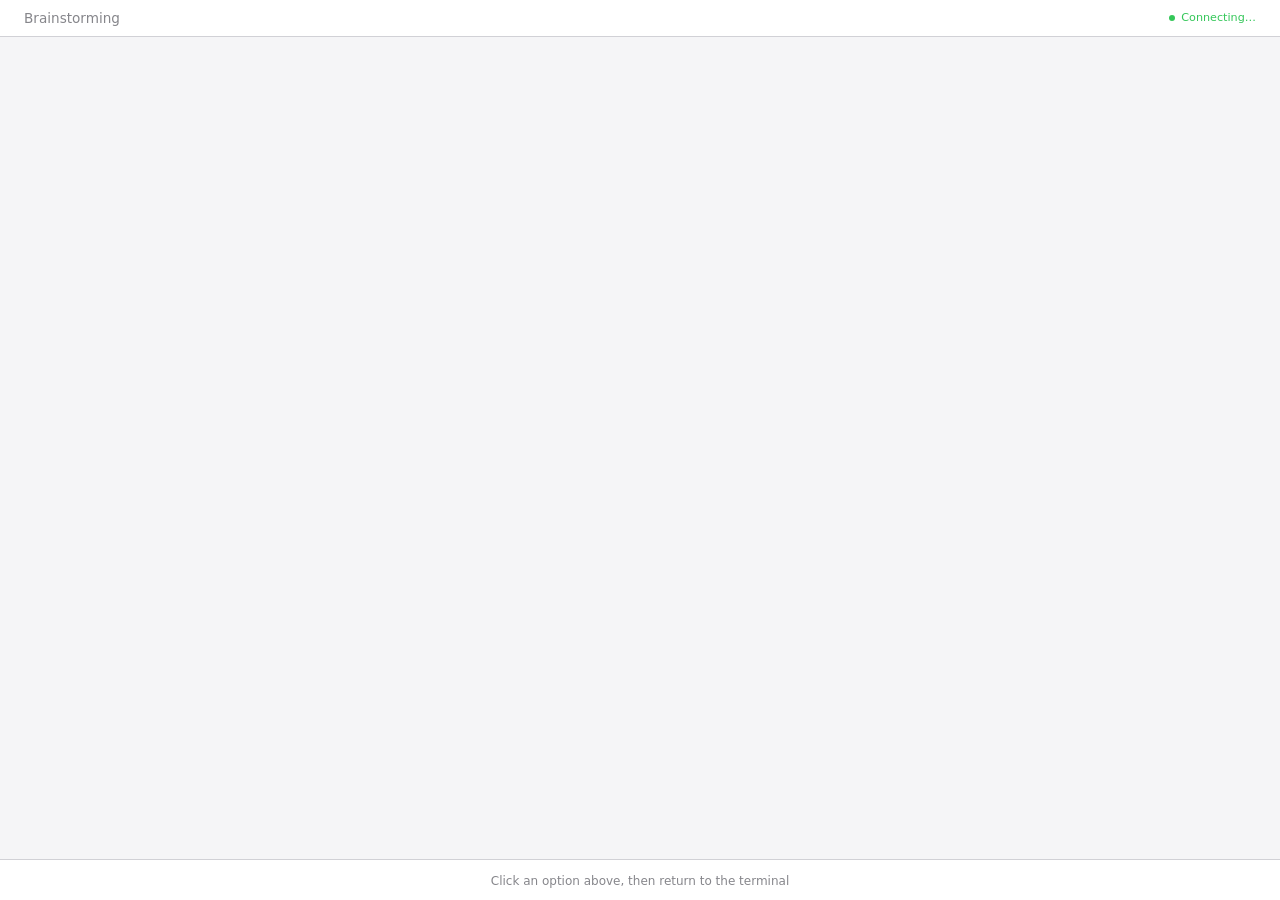
<file: plugins/joe-bag-of-tricks/skills/brainstorming/scripts/frame-template.html>
<!DOCTYPE html>
<html>
<head>
  <meta charset="utf-8">
  <title>Brainstorming</title>
  <style>
    /*
     * BRAINSTORM COMPANION FRAME TEMPLATE
     *
     * This template provides a consistent frame with:
     * - OS-aware light/dark theming
     * - Fixed header with live connection status
     * - Selection indicator bar
     * - Scrollable main content area
     * - CSS helpers for common UI patterns
     *
     * Content is injected via placeholder comment in #claude-content.
     */

    * { box-sizing: border-box; margin: 0; padding: 0; }
    html, body { height: 100%; overflow: hidden; }

    /* ===== THEME VARIABLES ===== */
    :root {
      --bg-primary: #f5f5f7;
      --bg-secondary: #ffffff;
      --bg-tertiary: #e5e5e7;
      --border: #d1d1d6;
      --text-primary: #1d1d1f;
      --text-secondary: #86868b;
      --text-tertiary: #aeaeb2;
      --accent: #0071e3;
      --accent-hover: #0077ed;
      --success: #34c759;
      --warning: #ff9f0a;
      --error: #ff3b30;
      --selected-bg: #e8f4fd;
      --selected-border: #0071e3;
    }

    @media (prefers-color-scheme: dark) {
      :root {
        --bg-primary: #1d1d1f;
        --bg-secondary: #2d2d2f;
        --bg-tertiary: #3d3d3f;
        --border: #424245;
        --text-primary: #f5f5f7;
        --text-secondary: #86868b;
        --text-tertiary: #636366;
        --accent: #0a84ff;
        --accent-hover: #409cff;
        --selected-bg: rgba(10, 132, 255, 0.15);
        --selected-border: #0a84ff;
      }
    }

    body {
      font-family: system-ui, -apple-system, BlinkMacSystemFont, sans-serif;
      background: var(--bg-primary);
      color: var(--text-primary);
      display: flex;
      flex-direction: column;
      line-height: 1.5;
    }

    /* ===== FRAME STRUCTURE ===== */
    .header {
      background: var(--bg-secondary);
      padding: 0.5rem 1.5rem;
      display: flex;
      justify-content: space-between;
      align-items: center;
      border-bottom: 1px solid var(--border);
      flex-shrink: 0;
    }
    .header h1 { font-size: 0.85rem; font-weight: 500; color: var(--text-secondary); }
    .header .status { font-size: 0.7rem; color: var(--status-color, var(--success)); display: flex; align-items: center; gap: 0.4rem; }
    .header .status::before { content: ''; width: 6px; height: 6px; background: var(--status-color, var(--success)); border-radius: 50%; }

    .main { flex: 1; overflow-y: auto; }
    #claude-content { padding: 2rem; min-height: 100%; }

    .indicator-bar {
      background: var(--bg-secondary);
      border-top: 1px solid var(--border);
      padding: 0.5rem 1.5rem;
      flex-shrink: 0;
      text-align: center;
    }
    .indicator-bar span {
      font-size: 0.75rem;
      color: var(--text-secondary);
    }
    .indicator-bar .selected-text {
      color: var(--accent);
      font-weight: 500;
    }

    /* ===== TYPOGRAPHY ===== */
    h2 { font-size: 1.5rem; font-weight: 600; margin-bottom: 0.5rem; }
    h3 { font-size: 1.1rem; font-weight: 600; margin-bottom: 0.25rem; }
    .subtitle { color: var(--text-secondary); margin-bottom: 1.5rem; }
    .section { margin-bottom: 2rem; }
    .label { font-size: 0.7rem; color: var(--text-secondary); text-transform: uppercase; letter-spacing: 0.05em; margin-bottom: 0.5rem; }

    /* ===== OPTIONS (for A/B/C choices) ===== */
    .options { display: flex; flex-direction: column; gap: 0.75rem; }
    .option {
      background: var(--bg-secondary);
      border: 2px solid var(--border);
      border-radius: 12px;
      padding: 1rem 1.25rem;
      cursor: pointer;
      transition: all 0.15s ease;
      display: flex;
      align-items: flex-start;
      gap: 1rem;
    }
    .option:hover { border-color: var(--accent); }
    .option.selected { background: var(--selected-bg); border-color: var(--selected-border); }
    .option .letter {
      background: var(--bg-tertiary);
      color: var(--text-secondary);
      width: 1.75rem; height: 1.75rem;
      border-radius: 6px;
      display: flex; align-items: center; justify-content: center;
      font-weight: 600; font-size: 0.85rem; flex-shrink: 0;
    }
    .option.selected .letter { background: var(--accent); color: white; }
    .option .content { flex: 1; }
    .option .content h3 { font-size: 0.95rem; margin-bottom: 0.15rem; }
    .option .content p { color: var(--text-secondary); font-size: 0.85rem; margin: 0; }

    /* ===== CARDS (for showing designs/mockups) ===== */
    .cards { display: grid; grid-template-columns: repeat(auto-fit, minmax(280px, 1fr)); gap: 1rem; }
    .card {
      background: var(--bg-secondary);
      border: 1px solid var(--border);
      border-radius: 12px;
      overflow: hidden;
      cursor: pointer;
      transition: all 0.15s ease;
    }
    .card:hover { border-color: var(--accent); transform: translateY(-2px); box-shadow: 0 4px 12px rgba(0,0,0,0.1); }
    .card.selected { border-color: var(--selected-border); border-width: 2px; }
    .card-image { background: var(--bg-tertiary); aspect-ratio: 16/10; display: flex; align-items: center; justify-content: center; }
    .card-body { padding: 1rem; }
    .card-body h3 { margin-bottom: 0.25rem; }
    .card-body p { color: var(--text-secondary); font-size: 0.85rem; }

    /* ===== MOCKUP CONTAINER ===== */
    .mockup {
      background: var(--bg-secondary);
      border: 1px solid var(--border);
      border-radius: 12px;
      overflow: hidden;
      margin-bottom: 1.5rem;
    }
    .mockup-header {
      background: var(--bg-tertiary);
      padding: 0.5rem 1rem;
      font-size: 0.75rem;
      color: var(--text-secondary);
      border-bottom: 1px solid var(--border);
    }
    .mockup-body { padding: 1.5rem; }

    /* ===== SPLIT VIEW (side-by-side comparison) ===== */
    .split { display: grid; grid-template-columns: 1fr 1fr; gap: 1.5rem; }
    @media (max-width: 700px) { .split { grid-template-columns: 1fr; } }

    /* ===== PROS/CONS ===== */
    .pros-cons { display: grid; grid-template-columns: 1fr 1fr; gap: 1rem; margin: 1rem 0; }
    .pros, .cons { background: var(--bg-secondary); border-radius: 8px; padding: 1rem; }
    .pros h4 { color: var(--success); font-size: 0.85rem; margin-bottom: 0.5rem; }
    .cons h4 { color: var(--error); font-size: 0.85rem; margin-bottom: 0.5rem; }
    .pros ul, .cons ul { margin-left: 1.25rem; font-size: 0.85rem; color: var(--text-secondary); }
    .pros li, .cons li { margin-bottom: 0.25rem; }

    /* ===== PLACEHOLDER (for mockup areas) ===== */
    .placeholder {
      background: var(--bg-tertiary);
      border: 2px dashed var(--border);
      border-radius: 8px;
      padding: 2rem;
      text-align: center;
      color: var(--text-tertiary);
    }

    /* ===== INLINE MOCKUP ELEMENTS ===== */
    .mock-nav { background: var(--accent); color: white; padding: 0.75rem 1rem; display: flex; gap: 1.5rem; font-size: 0.9rem; }
    .mock-sidebar { background: var(--bg-tertiary); padding: 1rem; min-width: 180px; }
    .mock-content { padding: 1.5rem; flex: 1; }
    .mock-button { background: var(--accent); color: white; border: none; padding: 0.5rem 1rem; border-radius: 6px; font-size: 0.85rem; }
    .mock-input { background: var(--bg-primary); border: 1px solid var(--border); border-radius: 6px; padding: 0.5rem; width: 100%; }
  </style>
</head>
<body>
  <div class="header">
    <h1>Brainstorming</h1>
    <div class="status">Connecting…</div>
  </div>

  <div class="main">
    <div id="claude-content">
      <!-- CONTENT -->
    </div>
  </div>

  <div class="indicator-bar">
    <span id="indicator-text">Click an option above, then return to the terminal</span>
  </div>

</body>
</html>
</file>
<file: .claude/fixtures/pull-design/fixture-a/styles.css>
:root {
  --color-ink: #1a1c1e;
  --color-slate: #6c7278;
  --color-clay: #b8422e;
  --color-limestone: #f7f5f2;
  --color-paper: #ffffff;

  --font-serif: "Source Serif 4", Georgia, serif;
  --font-mono: "IBM Plex Mono", ui-monospace, monospace;

  --space-1: 4px;
  --space-2: 8px;
  --space-3: 16px;
  --space-4: 24px;
  --space-6: 48px;

  --radius-sm: 4px;
  --radius-pill: 9999px;
}

body {
  background: var(--color-limestone);
  color: var(--color-ink);
  font-family: var(--font-serif);
  font-size: 18px;
  line-height: 1.6;
  margin: 0;
}

h1 { font-size: 40px; font-weight: 600; line-height: 1.1; letter-spacing: -0.02em; }
h2 { font-size: 28px; font-weight: 600; line-height: 1.2; }

.meta {
  font-family: var(--font-mono);
  font-size: 12px;
  letter-spacing: 0.08em;
  text-transform: uppercase;
  color: var(--color-slate);
}

.card {
  background: var(--color-paper);
  border: 1px solid var(--color-slate);
  border-radius: var(--radius-sm);
  padding: var(--space-4);
}

.btn-primary {
  background: var(--color-clay);
  color: var(--color-paper);
  border: 0;
  border-radius: var(--radius-sm);
  padding: var(--space-2) var(--space-3);
  font-family: var(--font-mono);
  font-size: 14px;
}
.btn-primary:hover { background: #9e3826; }

.btn-secondary {
  background: transparent;
  color: var(--color-ink);
  border: 1px solid var(--color-ink);
  border-radius: var(--radius-sm);
  padding: var(--space-2) var(--space-3);
}

.chip {
  border-radius: var(--radius-pill);
  background: var(--color-paper);
  border: 1px solid var(--color-slate);
  padding: var(--space-1) var(--space-3);
  font-size: 12px;
}
</file>
